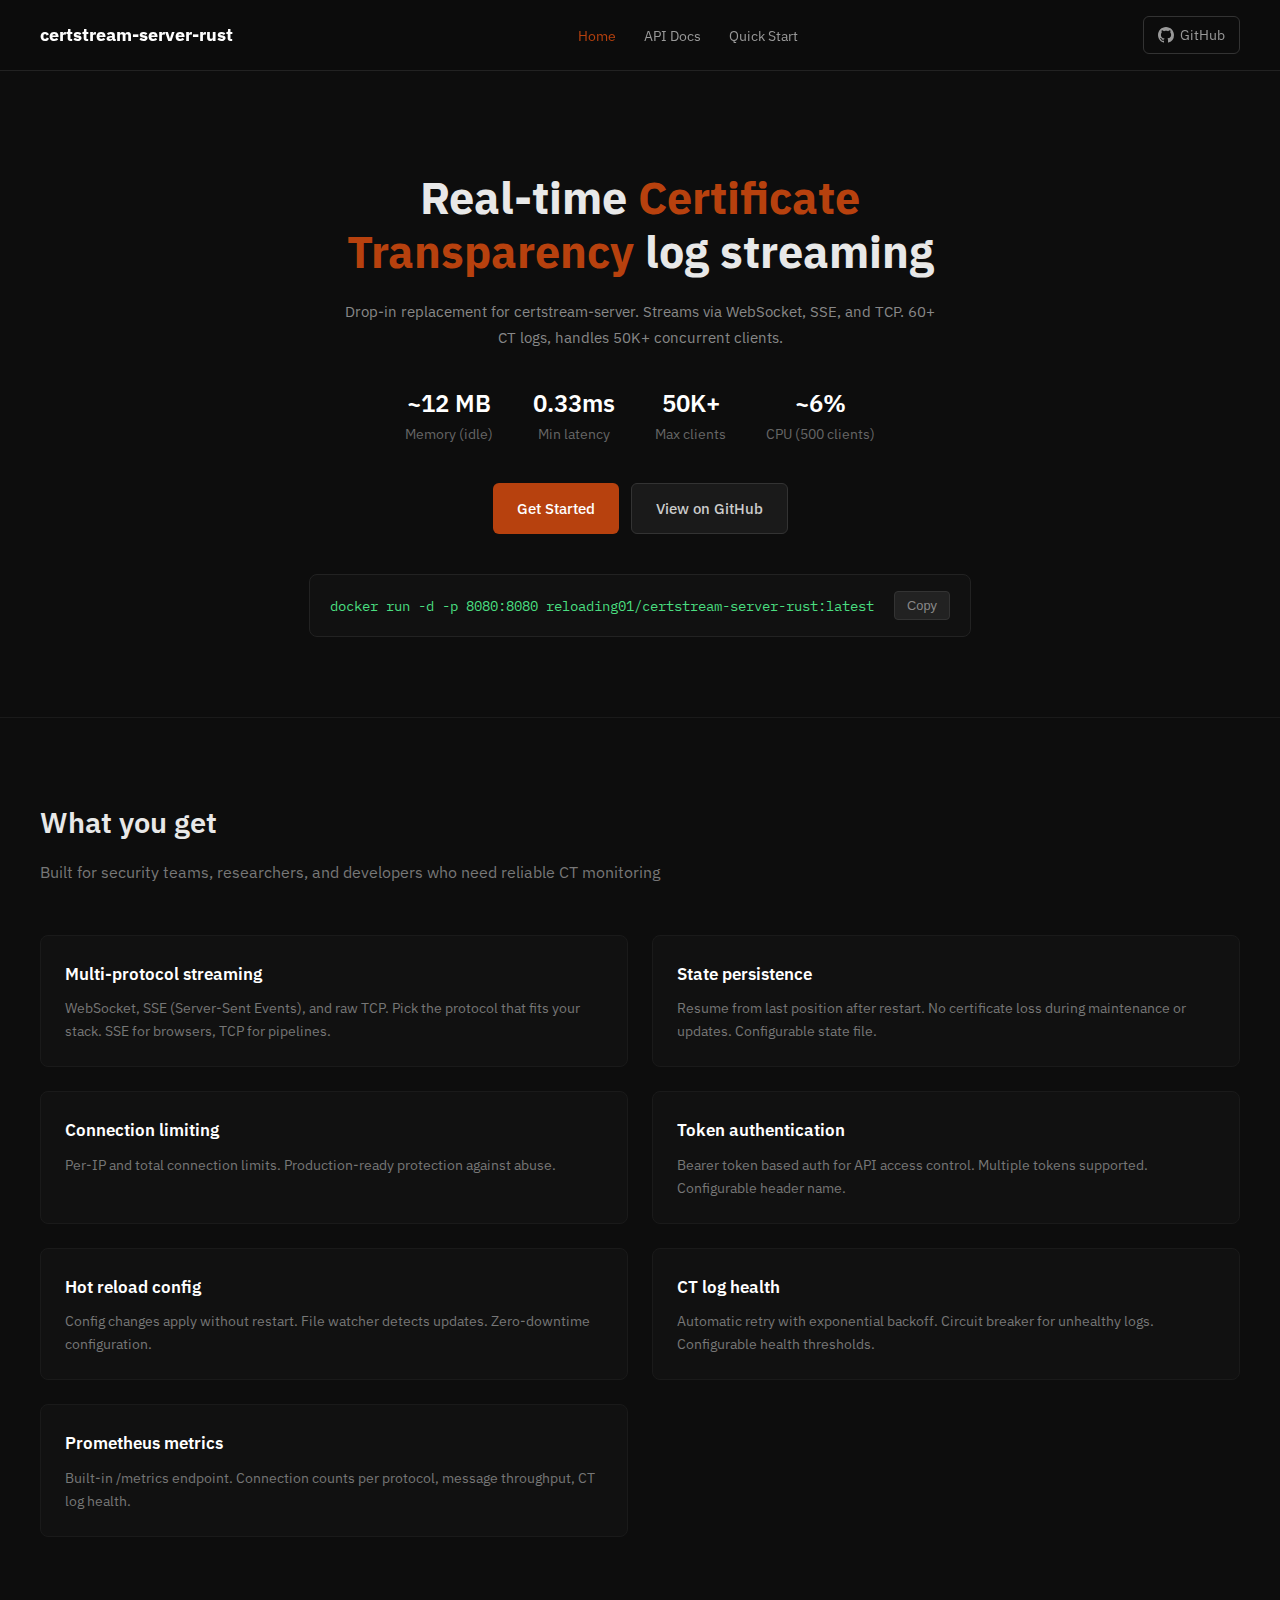
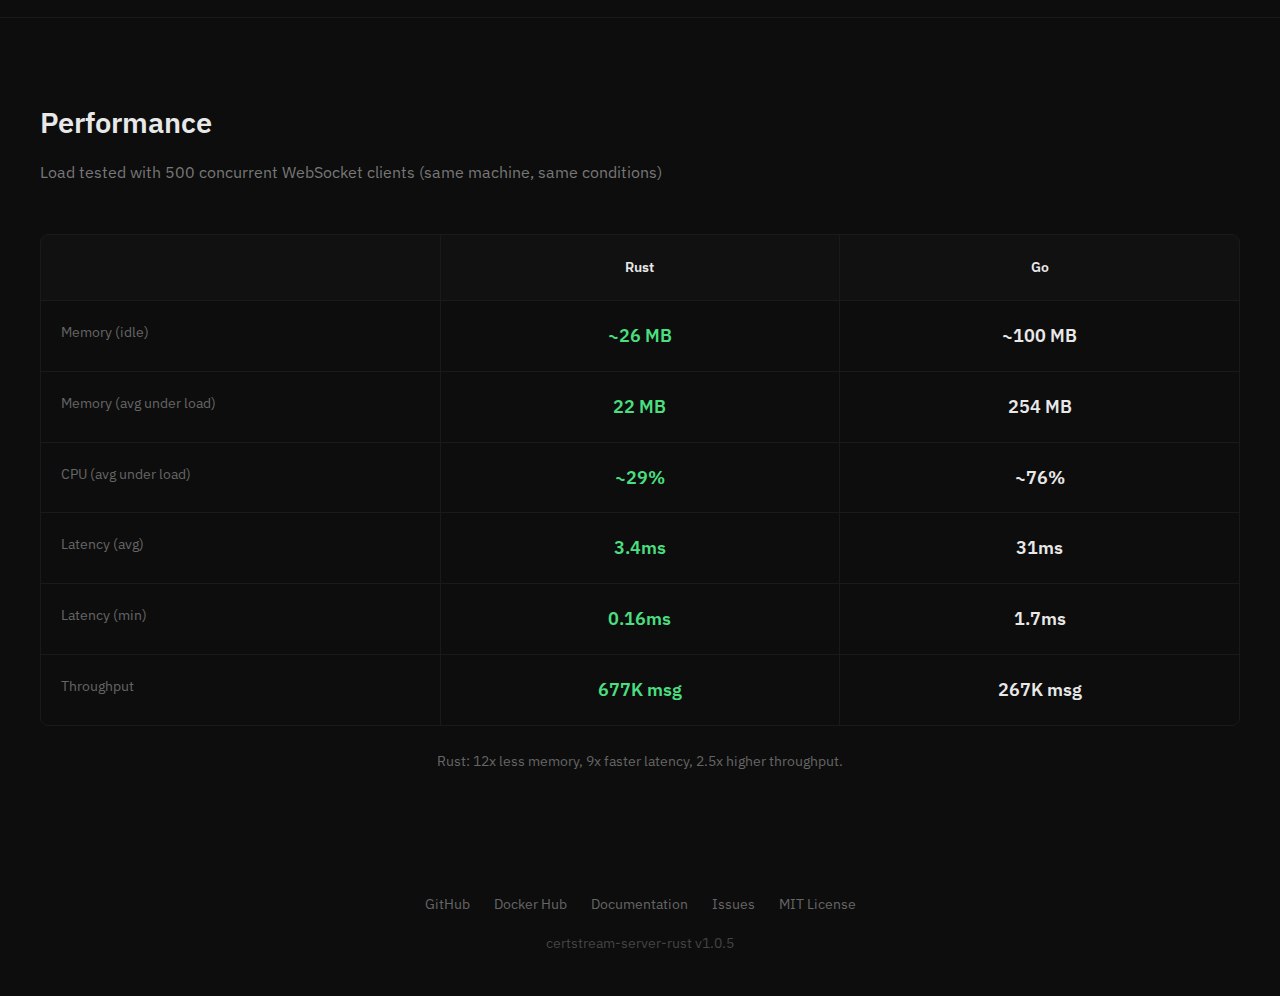
<file: docs/index.html>
<!DOCTYPE html>
<html lang="en">
<head>
    <meta charset="UTF-8">
    <meta name="viewport" content="width=device-width, initial-scale=1.0">
    <title>certstream-server-rust - Real-Time Certificate Transparency Log Streaming</title>
    <meta name="description" content="High-performance Certificate Transparency log streaming server written in Rust. Stream SSL/TLS certificates in real-time via WebSocket, SSE, and TCP. 12MB memory, 50K+ concurrent clients.">
    <meta name="keywords" content="certstream, certificate transparency, CT logs, SSL monitoring, TLS certificates, rust, websocket, sse, tcp, real-time, security, phishing detection, brand protection">
    <meta name="author" content="burakozcn01">
    <meta name="robots" content="index, follow">
    <link rel="canonical" href="https://certstream.dev/">
    <meta property="og:type" content="website">
    <meta property="og:url" content="https://certstream.dev/">
    <meta property="og:title" content="certstream-server-rust - Real-Time CT Log Streaming">
    <meta property="og:description" content="High-performance CT log streaming server in Rust. WebSocket, SSE, TCP support. 12MB memory, 50K+ concurrent clients.">
    <meta property="og:site_name" content="certstream-server-rust">
    <meta name="twitter:card" content="summary_large_image">
    <meta name="twitter:title" content="certstream-server-rust - Real-Time CT Log Streaming">
    <meta name="twitter:description" content="CT log streaming in Rust. WebSocket, SSE, TCP. 12MB memory, 50K+ clients.">
    <meta name="theme-color" content="#b7410e">
    <link rel="icon" type="image/svg+xml" href="favicon.svg">
    <link rel="preconnect" href="https://fonts.googleapis.com">
    <link rel="preconnect" href="https://fonts.gstatic.com" crossorigin>
    <link href="https://fonts.googleapis.com/css2?family=IBM+Plex+Mono:wght@400;500;600&family=IBM+Plex+Sans:wght@400;500;600;700&display=swap" rel="stylesheet">
    <link rel="stylesheet" href="styles.css">
    <script type="application/ld+json">
    {
        "@context": "https://schema.org",
        "@type": "SoftwareApplication",
        "name": "certstream-server-rust",
        "description": "High-performance Certificate Transparency log streaming server written in Rust",
        "url": "https://certstream.dev/",
        "applicationCategory": "SecurityApplication",
        "operatingSystem": "Linux, macOS, Windows",
        "offers": {
            "@type": "Offer",
            "price": "0",
            "priceCurrency": "USD"
        },
        "aggregateRating": {
            "@type": "AggregateRating",
            "ratingValue": "5",
            "ratingCount": "12",
            "bestRating": "5",
            "worstRating": "1"
        },
        "author": {
            "@type": "Person",
            "name": "burakozcn01",
            "url": "https://github.com/burakozcn01"
        },
        "codeRepository": "https://github.com/burakozcn01/certstream-server-rust",
        "programmingLanguage": "Rust",
        "license": "https://opensource.org/licenses/MIT"
    }
    </script>
</head>
<body>
    <header>
        <div class="wrap">
            <a href="/" class="logo">certstream-server-rust</a>
            <nav>
                <ul class="nav-links">
                    <li><a href="/" class="active">Home</a></li>
                    <li><a href="docs.html">API Docs</a></li>
                    <li><a href="quickstart.html">Quick Start</a></li>
                </ul>
            </nav>
            <button class="mobile-menu-btn" onclick="document.getElementById('mobile-nav').classList.add('active')"><span></span><span></span><span></span></button>
            <a href="https://github.com/burakozcn01/certstream-server-rust" class="gh-link" target="_blank" rel="noopener">
                <svg width="16" height="16" viewBox="0 0 24 24" fill="currentColor"><path d="M12 0C5.37 0 0 5.37 0 12c0 5.31 3.435 9.795 8.205 11.385.6.105.825-.255.825-.57 0-.285-.015-1.23-.015-2.235-3.015.555-3.795-.735-4.035-1.41-.135-.345-.72-1.41-1.23-1.695-.42-.225-1.02-.78-.015-.795.945-.015 1.62.87 1.845 1.23 1.08 1.815 2.805 1.305 3.495.99.105-.78.42-1.305.765-1.605-2.67-.3-5.46-1.335-5.46-5.925 0-1.305.465-2.385 1.23-3.225-.12-.3-.54-1.53.12-3.18 0 0 1.005-.315 3.3 1.23.96-.27 1.98-.405 3-.405s2.04.135 3 .405c2.295-1.56 3.3-1.23 3.3-1.23.66 1.65.24 2.88.12 3.18.765.84 1.23 1.905 1.23 3.225 0 4.605-2.805 5.625-5.475 5.925.435.375.81 1.095.81 2.22 0 1.605-.015 2.895-.015 3.3 0 .315.225.69.825.57A12.02 12.02 0 0024 12c0-6.63-5.37-12-12-12z"/></svg>
                GitHub
            </a>
        </div>
    </header>
    <div class="mobile-nav" id="mobile-nav">
        <div class="mobile-nav-header">
            <a href="/" class="logo">certstream-server-rust</a>
            <button class="mobile-nav-close" onclick="document.getElementById('mobile-nav').classList.remove('active')">&times;</button>
        </div>
        <ul class="mobile-nav-links">
            <li><a href="/" class="active">Home</a></li>
            <li><a href="docs.html">API Docs</a></li>
            <li><a href="quickstart.html">Quick Start</a></li>
            <li><a href="https://github.com/burakozcn01/certstream-server-rust" target="_blank" rel="noopener">GitHub</a></li>
        </ul>
    </div>

    <main>
        <section class="hero">
            <div class="wrap">
                <h1>Real-time <span class="hl">Certificate Transparency</span> log streaming</h1>
                <p class="hero-desc">
                    Drop-in replacement for certstream-server. Streams via WebSocket, SSE, and TCP.
                    60+ CT logs, handles 50K+ concurrent clients.
                </p>
                <div class="hero-stats">
                    <div class="hero-stat">
                        <strong>~12 MB</strong>
                        <span>Memory (idle)</span>
                    </div>
                    <div class="hero-stat">
                        <strong>0.33ms</strong>
                        <span>Min latency</span>
                    </div>
                    <div class="hero-stat">
                        <strong>50K+</strong>
                        <span>Max clients</span>
                    </div>
                    <div class="hero-stat">
                        <strong>~6%</strong>
                        <span>CPU (500 clients)</span>
                    </div>
                </div>
                <div class="hero-actions">
                    <a href="https://github.com/burakozcn01/certstream-server-rust#quick-start" class="btn btn-primary" target="_blank" rel="noopener">Get Started</a>
                    <a href="https://github.com/burakozcn01/certstream-server-rust" class="btn btn-secondary" target="_blank" rel="noopener">View on GitHub</a>
                </div>
                <div class="install-box">
                    <code>docker run -d -p 8080:8080 reloading01/certstream-server-rust:latest</code>
                    <button onclick="navigator.clipboard.writeText('docker run -d -p 8080:8080 reloading01/certstream-server-rust:latest');this.textContent='Copied!'">Copy</button>
                </div>
            </div>
        </section>

        <section id="features">
            <div class="wrap">
                <div class="section-header">
                    <h2>What you get</h2>
                    <p>Built for security teams, researchers, and developers who need reliable CT monitoring</p>
                </div>
                <div class="features-list">
                    <div class="feature-item">
                        <h3>Multi-protocol streaming</h3>
                        <p>WebSocket, SSE (Server-Sent Events), and raw TCP. Pick the protocol that fits your stack. SSE for browsers, TCP for pipelines.</p>
                    </div>
                    <div class="feature-item">
                        <h3>State persistence</h3>
                        <p>Resume from last position after restart. No certificate loss during maintenance or updates. Configurable state file.</p>
                    </div>
                    <div class="feature-item">
                        <h3>Connection limiting</h3>
                        <p>Per-IP and total connection limits. Production-ready protection against abuse.</p>
                    </div>
                    <div class="feature-item">
                        <h3>Token authentication</h3>
                        <p>Bearer token based auth for API access control. Multiple tokens supported. Configurable header name.</p>
                    </div>
                    <div class="feature-item">
                        <h3>Hot reload config</h3>
                        <p>Config changes apply without restart. File watcher detects updates. Zero-downtime configuration.</p>
                    </div>
                    <div class="feature-item">
                        <h3>CT log health</h3>
                        <p>Automatic retry with exponential backoff. Circuit breaker for unhealthy logs. Configurable health thresholds.</p>
                    </div>
                    <div class="feature-item">
                        <h3>Prometheus metrics</h3>
                        <p>Built-in /metrics endpoint. Connection counts per protocol, message throughput, CT log health.</p>
                    </div>
                </div>
            </div>
        </section>

        <section id="performance">
            <div class="wrap">
                <div class="section-header">
                    <h2>Performance</h2>
                    <p>Load tested with 500 concurrent WebSocket clients (same machine, same conditions)</p>
                </div>
                <div class="comparison-grid">
                    <div class="comparison-cell header"></div>
                    <div class="comparison-cell header">Rust</div>
                    <div class="comparison-cell header">Go</div>
                    <div class="comparison-cell label">Memory (idle)</div>
                    <div class="comparison-cell"><span class="value best">~26 MB</span></div>
                    <div class="comparison-cell"><span class="value">~100 MB</span></div>
                    <div class="comparison-cell label">Memory (avg under load)</div>
                    <div class="comparison-cell"><span class="value best">22 MB</span></div>
                    <div class="comparison-cell"><span class="value">254 MB</span></div>
                    <div class="comparison-cell label">CPU (avg under load)</div>
                    <div class="comparison-cell"><span class="value best">~29%</span></div>
                    <div class="comparison-cell"><span class="value">~76%</span></div>
                    <div class="comparison-cell label">Latency (avg)</div>
                    <div class="comparison-cell"><span class="value best">3.4ms</span></div>
                    <div class="comparison-cell"><span class="value">31ms</span></div>
                    <div class="comparison-cell label">Latency (min)</div>
                    <div class="comparison-cell"><span class="value best">0.16ms</span></div>
                    <div class="comparison-cell"><span class="value">1.7ms</span></div>
                    <div class="comparison-cell label">Throughput</div>
                    <div class="comparison-cell"><span class="value best">677K msg</span></div>
                    <div class="comparison-cell"><span class="value">267K msg</span></div>
                </div>
                <p style="margin-top: 24px; color: #666; font-size: 0.85rem; text-align: center;">
                    Rust: 12x less memory, 9x faster latency, 2.5x higher throughput.
                </p>
            </div>
        </section>

    </main>

    <footer>
        <div class="wrap">
            <div class="links">
                <a href="https://github.com/burakozcn01/certstream-server-rust" target="_blank" rel="noopener">GitHub</a>
                <a href="https://hub.docker.com/r/reloading01/certstream-server-rust" target="_blank" rel="noopener">Docker Hub</a>
                <a href="docs.html">Documentation</a>
                <a href="https://github.com/burakozcn01/certstream-server-rust/issues" target="_blank" rel="noopener">Issues</a>
                <a href="https://github.com/burakozcn01/certstream-server-rust/blob/main/LICENSE" target="_blank" rel="noopener">MIT License</a>
            </div>
            <p>certstream-server-rust v1.0.5</p>
        </div>
    </footer>
</body>
</html>
</file>
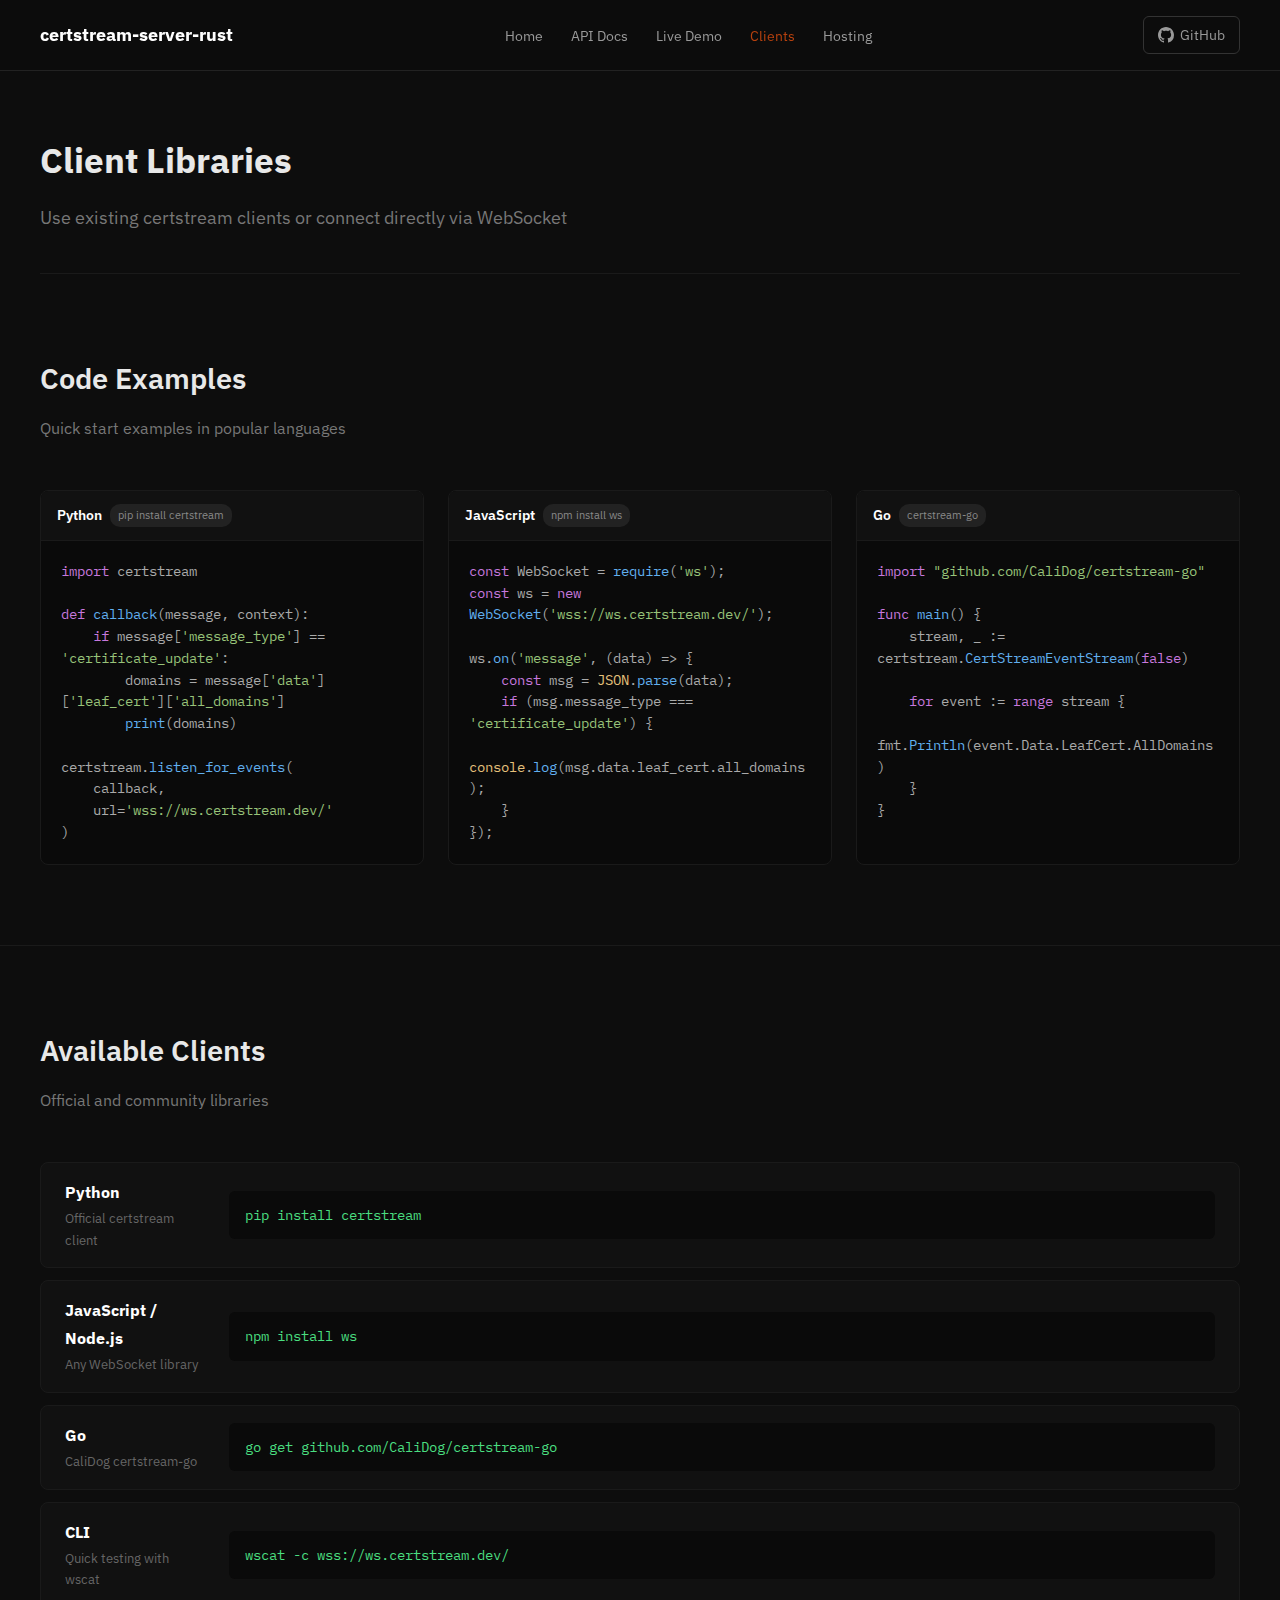
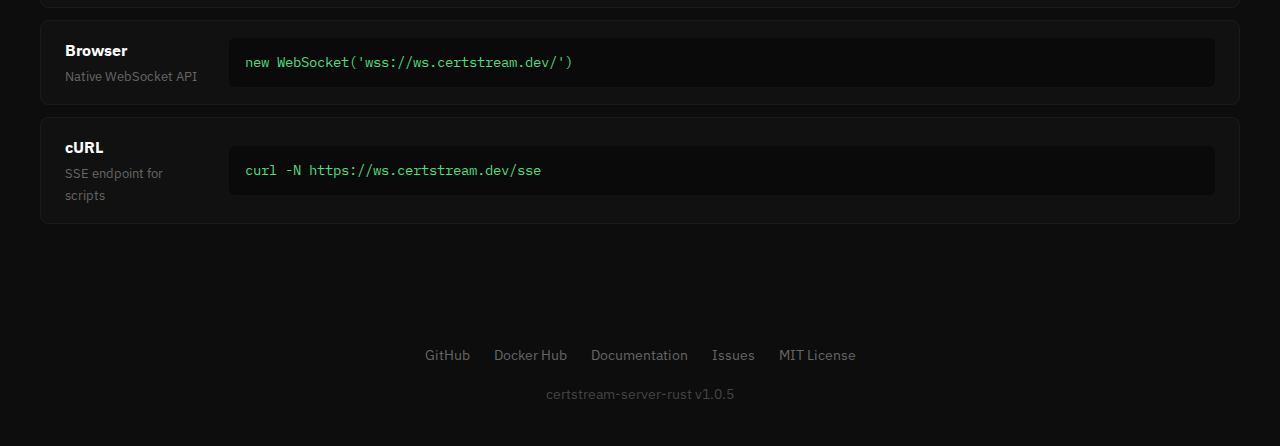
<file: docs/clients.html>
<!DOCTYPE html>
<html lang="en">
<head>
    <meta charset="UTF-8">
    <meta name="viewport" content="width=device-width, initial-scale=1.0">
    <title>Client Libraries - certstream-server-rust</title>
    <meta name="description" content="Client libraries and code examples for certstream-server-rust. Connect with Python, JavaScript, Go, and more.">
    <meta name="robots" content="index, follow">
    <link rel="canonical" href="https://certstream.dev/clients.html">
    <meta property="og:type" content="website">
    <meta property="og:url" content="https://certstream.dev/clients.html">
    <meta property="og:title" content="Client Libraries - certstream-server-rust">
    <meta property="og:description" content="Connect with Python, JavaScript, Go, and more.">
    <meta name="theme-color" content="#b7410e">
    <link rel="icon" type="image/svg+xml" href="favicon.svg">
    <link rel="preconnect" href="https://fonts.googleapis.com">
    <link rel="preconnect" href="https://fonts.gstatic.com" crossorigin>
    <link href="https://fonts.googleapis.com/css2?family=IBM+Plex+Mono:wght@400;500;600&family=IBM+Plex+Sans:wght@400;500;600;700&display=swap" rel="stylesheet">
    <link rel="stylesheet" href="styles.css">
</head>
<body>
    <header>
        <div class="wrap">
            <a href="/" class="logo">certstream-server-rust</a>
            <nav>
                <ul class="nav-links">
                    <li><a href="/">Home</a></li>
                    <li><a href="docs.html">API Docs</a></li>
                    <li><a href="demo.html">Live Demo</a></li>
                    <li><a href="clients.html" class="active">Clients</a></li>
                    <li><a href="hosting.html">Hosting</a></li>
                </ul>
            </nav>
            <button class="mobile-menu-btn" onclick="document.getElementById('mobile-nav').classList.add('active')"><span></span><span></span><span></span></button>
            <a href="https://github.com/burakozcn01/certstream-server-rust" class="gh-link" target="_blank" rel="noopener">
                <svg width="16" height="16" viewBox="0 0 24 24" fill="currentColor"><path d="M12 0C5.37 0 0 5.37 0 12c0 5.31 3.435 9.795 8.205 11.385.6.105.825-.255.825-.57 0-.285-.015-1.23-.015-2.235-3.015.555-3.795-.735-4.035-1.41-.135-.345-.72-1.41-1.23-1.695-.42-.225-1.02-.78-.015-.795.945-.015 1.62.87 1.845 1.23 1.08 1.815 2.805 1.305 3.495.99.105-.78.42-1.305.765-1.605-2.67-.3-5.46-1.335-5.46-5.925 0-1.305.465-2.385 1.23-3.225-.12-.3-.54-1.53.12-3.18 0 0 1.005-.315 3.3 1.23.96-.27 1.98-.405 3-.405s2.04.135 3 .405c2.295-1.56 3.3-1.23 3.3-1.23.66 1.65.24 2.88.12 3.18.765.84 1.23 1.905 1.23 3.225 0 4.605-2.805 5.625-5.475 5.925.435.375.81 1.095.81 2.22 0 1.605-.015 2.895-.015 3.3 0 .315.225.69.825.57A12.02 12.02 0 0024 12c0-6.63-5.37-12-12-12z"/></svg>
                GitHub
            </a>
        </div>
    </header>
    <div class="mobile-nav" id="mobile-nav">
        <div class="mobile-nav-header">
            <a href="/" class="logo">certstream-server-rust</a>
            <button class="mobile-nav-close" onclick="document.getElementById('mobile-nav').classList.remove('active')">&times;</button>
        </div>
        <ul class="mobile-nav-links">
            <li><a href="/">Home</a></li>
            <li><a href="docs.html">API Docs</a></li>
            <li><a href="demo.html">Live Demo</a></li>
            <li><a href="clients.html" class="active">Clients</a></li>
            <li><a href="hosting.html">Hosting</a></li>
            <li><a href="https://github.com/burakozcn01/certstream-server-rust" target="_blank" rel="noopener">GitHub</a></li>
        </ul>
    </div>

    <main>
        <div class="wrap">
            <div class="page-header">
                <h1>Client Libraries</h1>
                <p>Use existing certstream clients or connect directly via WebSocket</p>
            </div>
        </div>

        <section>
            <div class="wrap">
                <div class="section-header">
                    <h2>Code Examples</h2>
                    <p>Quick start examples in popular languages</p>
                </div>
                <div class="code-examples">
                    <div class="code-example">
                        <div class="code-example-header">
                            <span class="lang">Python</span>
                            <span class="tag">pip install certstream</span>
                        </div>
                        <pre><span class="kw">import</span> certstream

<span class="kw">def</span> <span class="fn">callback</span>(message, context):
    <span class="kw">if</span> message[<span class="str">'message_type'</span>] == <span class="str">'certificate_update'</span>:
        domains = message[<span class="str">'data'</span>][<span class="str">'leaf_cert'</span>][<span class="str">'all_domains'</span>]
        <span class="fn">print</span>(domains)

certstream.<span class="fn">listen_for_events</span>(
    callback,
    url=<span class="str">'wss://ws.certstream.dev/'</span>
)</pre>
                    </div>
                    <div class="code-example">
                        <div class="code-example-header">
                            <span class="lang">JavaScript</span>
                            <span class="tag">npm install ws</span>
                        </div>
                        <pre><span class="kw">const</span> WebSocket = <span class="fn">require</span>(<span class="str">'ws'</span>);
<span class="kw">const</span> ws = <span class="kw">new</span> <span class="fn">WebSocket</span>(<span class="str">'wss://ws.certstream.dev/'</span>);

ws.<span class="fn">on</span>(<span class="str">'message'</span>, (data) => {
    <span class="kw">const</span> msg = <span class="var">JSON</span>.<span class="fn">parse</span>(data);
    <span class="kw">if</span> (msg.message_type === <span class="str">'certificate_update'</span>) {
        <span class="var">console</span>.<span class="fn">log</span>(msg.data.leaf_cert.all_domains);
    }
});</pre>
                    </div>
                    <div class="code-example">
                        <div class="code-example-header">
                            <span class="lang">Go</span>
                            <span class="tag">certstream-go</span>
                        </div>
                        <pre><span class="kw">import</span> <span class="str">"github.com/CaliDog/certstream-go"</span>

<span class="kw">func</span> <span class="fn">main</span>() {
    stream, _ := certstream.<span class="fn">CertStreamEventStream</span>(<span class="kw">false</span>)

    <span class="kw">for</span> event := <span class="kw">range</span> stream {
        fmt.<span class="fn">Println</span>(event.Data.LeafCert.AllDomains)
    }
}</pre>
                    </div>
                </div>
            </div>
        </section>

        <section>
            <div class="wrap">
                <div class="section-header">
                    <h2>Available Clients</h2>
                    <p>Official and community libraries</p>
                </div>
                <div class="clients-grid">
                    <div class="client-card">
                        <div class="client-card-info">
                            <h4>Python</h4>
                            <p>Official certstream client</p>
                        </div>
                        <code>pip install certstream</code>
                    </div>
                    <div class="client-card">
                        <div class="client-card-info">
                            <h4>JavaScript / Node.js</h4>
                            <p>Any WebSocket library</p>
                        </div>
                        <code>npm install ws</code>
                    </div>
                    <div class="client-card">
                        <div class="client-card-info">
                            <h4>Go</h4>
                            <p>CaliDog certstream-go</p>
                        </div>
                        <code>go get github.com/CaliDog/certstream-go</code>
                    </div>
                    <div class="client-card">
                        <div class="client-card-info">
                            <h4>CLI</h4>
                            <p>Quick testing with wscat</p>
                        </div>
                        <code>wscat -c wss://ws.certstream.dev/</code>
                    </div>
                    <div class="client-card">
                        <div class="client-card-info">
                            <h4>Browser</h4>
                            <p>Native WebSocket API</p>
                        </div>
                        <code>new WebSocket('wss://ws.certstream.dev/')</code>
                    </div>
                    <div class="client-card">
                        <div class="client-card-info">
                            <h4>cURL</h4>
                            <p>SSE endpoint for scripts</p>
                        </div>
                        <code>curl -N https://ws.certstream.dev/sse</code>
                    </div>
                </div>
            </div>
        </section>

    </main>

    <footer>
        <div class="wrap">
            <div class="links">
                <a href="https://github.com/burakozcn01/certstream-server-rust" target="_blank" rel="noopener">GitHub</a>
                <a href="https://hub.docker.com/r/reloading01/certstream-server-rust" target="_blank" rel="noopener">Docker Hub</a>
                <a href="docs.html">Documentation</a>
                <a href="https://github.com/burakozcn01/certstream-server-rust/issues" target="_blank" rel="noopener">Issues</a>
                <a href="https://github.com/burakozcn01/certstream-server-rust/blob/main/LICENSE" target="_blank" rel="noopener">MIT License</a>
            </div>
            <p>certstream-server-rust v1.0.5</p>
        </div>
    </footer>
</body>
</html>
</file>
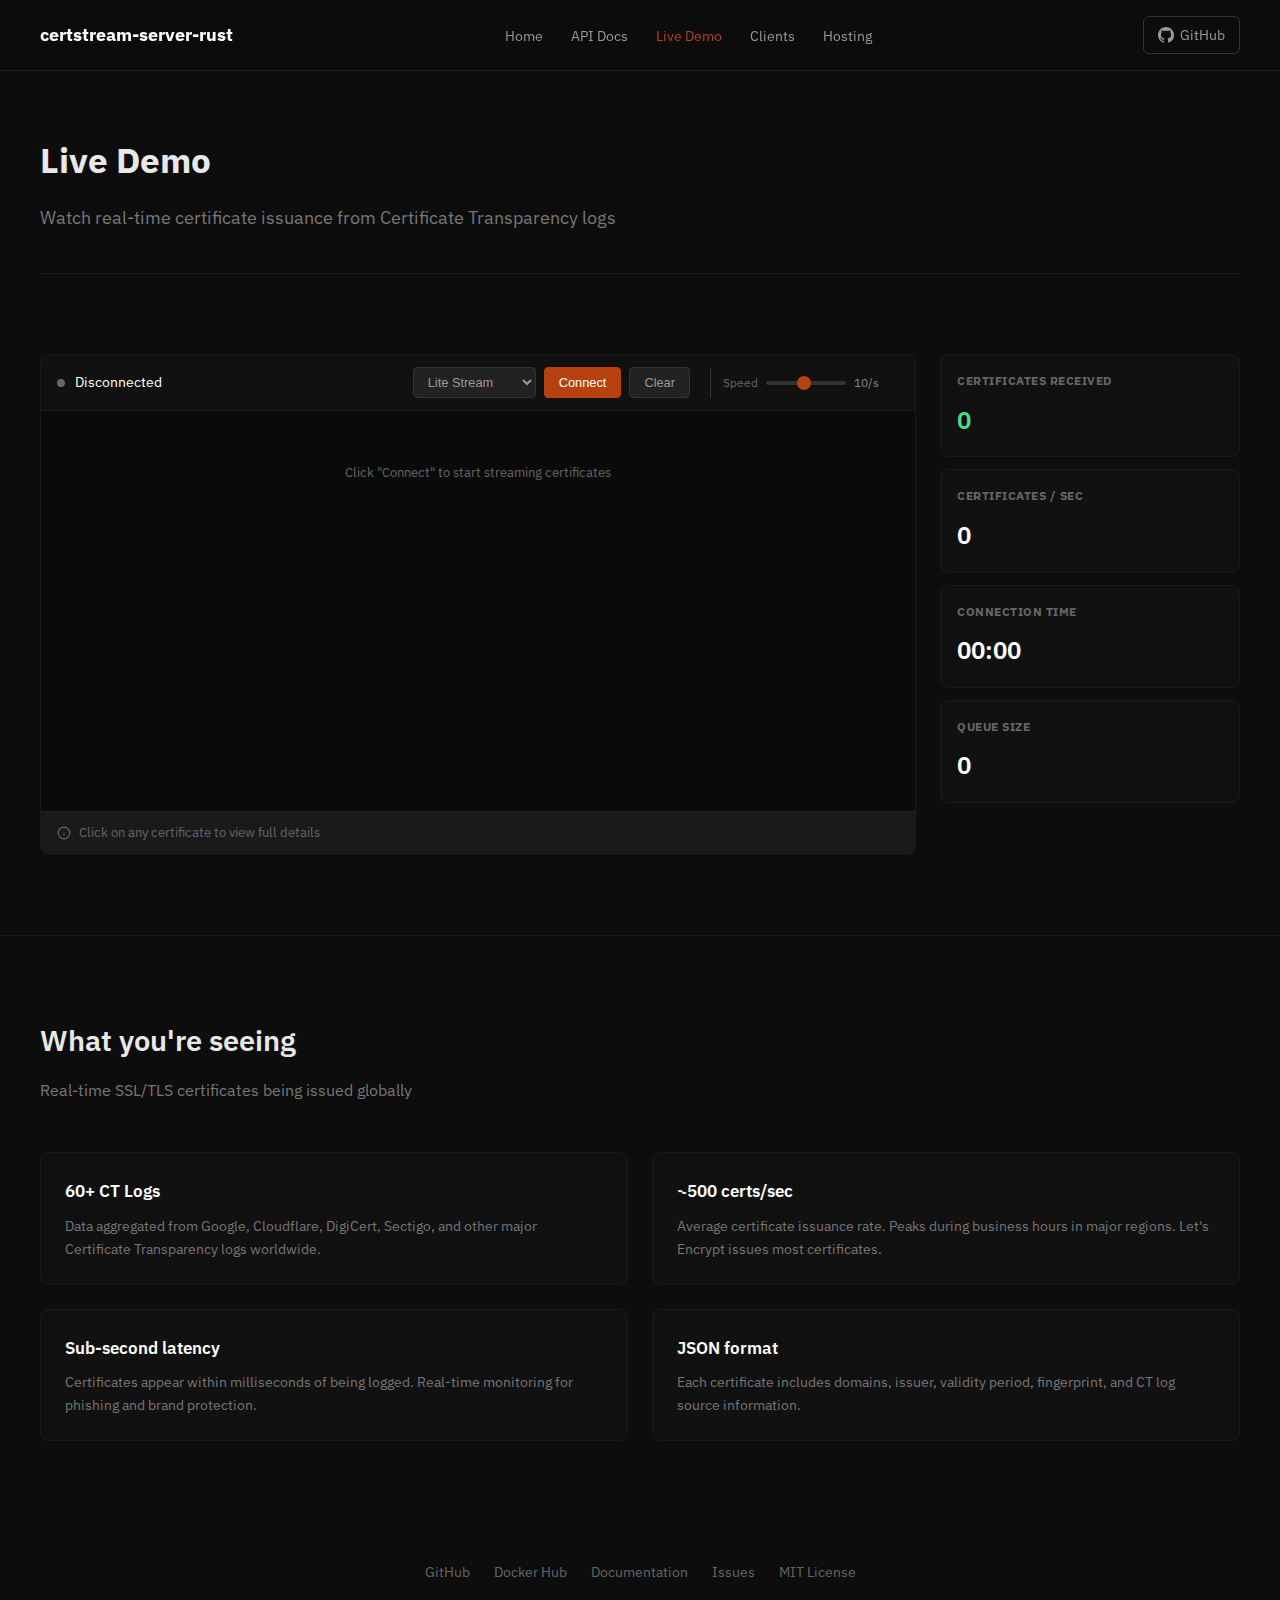
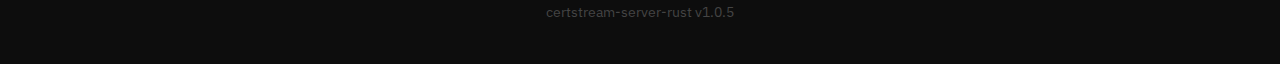
<file: docs/demo.html>
<!DOCTYPE html>
<html lang="en">
<head>
    <meta charset="UTF-8">
    <meta name="viewport" content="width=device-width, initial-scale=1.0">
    <title>Live Demo - certstream-server-rust</title>
    <meta name="description" content="Watch real-time SSL/TLS certificate issuance from Certificate Transparency logs. Live demo of certstream-server-rust.">
    <meta name="robots" content="index, follow">
    <link rel="canonical" href="https://certstream.dev/demo.html">
    <meta property="og:type" content="website">
    <meta property="og:url" content="https://certstream.dev/demo.html">
    <meta property="og:title" content="Live Demo - certstream-server-rust">
    <meta property="og:description" content="Watch real-time certificate issuance from CT logs.">
    <meta name="theme-color" content="#b7410e">
    <link rel="icon" type="image/svg+xml" href="favicon.svg">
    <link rel="preconnect" href="https://fonts.googleapis.com">
    <link rel="preconnect" href="https://fonts.gstatic.com" crossorigin>
    <link href="https://fonts.googleapis.com/css2?family=IBM+Plex+Mono:wght@400;500;600&family=IBM+Plex+Sans:wght@400;500;600;700&display=swap" rel="stylesheet">
    <link rel="stylesheet" href="styles.css">
    <style>
        .modal-overlay {
            display: none;
            position: fixed;
            top: 0;
            left: 0;
            right: 0;
            bottom: 0;
            background: rgba(0, 0, 0, 0.85);
            z-index: 1000;
            justify-content: center;
            align-items: center;
            padding: 20px;
        }
        .modal-overlay.active { display: flex; }
        .modal {
            background: #111;
            border: 1px solid #333;
            border-radius: 12px;
            max-width: 900px;
            width: 100%;
            max-height: 90vh;
            overflow: hidden;
            display: flex;
            flex-direction: column;
        }
        .modal-header {
            padding: 20px 24px;
            border-bottom: 1px solid #222;
            display: flex;
            justify-content: space-between;
            align-items: center;
        }
        .modal-header h3 {
            font-size: 1.1rem;
            color: #fff;
            display: flex;
            align-items: center;
            gap: 10px;
        }
        .modal-header h3 .badge {
            background: #b7410e;
            color: #fff;
            font-size: 0.7rem;
            padding: 3px 8px;
            border-radius: 4px;
            font-weight: 500;
        }
        .modal-close {
            background: none;
            border: none;
            color: #666;
            font-size: 1.5rem;
            cursor: pointer;
            padding: 0;
            line-height: 1;
        }
        .modal-close:hover { color: #fff; }
        .modal-body {
            padding: 24px;
            overflow-y: auto;
            flex: 1;
        }
        .cert-detail-section {
            margin-bottom: 24px;
        }
        .cert-detail-section:last-child { margin-bottom: 0; }
        .cert-detail-section h4 {
            font-size: 0.8rem;
            color: #666;
            text-transform: uppercase;
            letter-spacing: 0.5px;
            margin-bottom: 12px;
            padding-bottom: 8px;
            border-bottom: 1px solid #222;
        }
        .cert-detail-grid {
            display: grid;
            grid-template-columns: 140px 1fr;
            gap: 8px 16px;
        }
        .cert-detail-label {
            color: #666;
            font-size: 0.85rem;
        }
        .cert-detail-value {
            color: #e8e8e8;
            font-size: 0.85rem;
            word-break: break-all;
        }
        .cert-detail-value.highlight { color: #4ade80; }
        .cert-detail-value.mono {
            font-family: 'IBM Plex Mono', monospace;
            font-size: 0.8rem;
        }
        .domains-list {
            display: flex;
            flex-wrap: wrap;
            gap: 6px;
        }
        .domain-tag {
            background: #1a1a1a;
            border: 1px solid #333;
            padding: 4px 10px;
            border-radius: 4px;
            font-size: 0.8rem;
            color: #4ade80;
            font-family: 'IBM Plex Mono', monospace;
        }
        .json-preview {
            background: #0a0a0a;
            border: 1px solid #222;
            border-radius: 6px;
            padding: 16px;
            font-family: 'IBM Plex Mono', monospace;
            font-size: 0.75rem;
            color: #888;
            overflow-x: auto;
            white-space: pre-wrap;
            max-height: 200px;
            overflow-y: auto;
        }
        .cert-entry { cursor: pointer; transition: border-color 0.2s; }
        .cert-entry:hover { border-left-color: #4ade80; }
        .speed-control {
            display: flex;
            align-items: center;
            gap: 8px;
            margin-left: 12px;
            padding-left: 12px;
            border-left: 1px solid #333;
        }
        .speed-control label {
            font-size: 0.75rem;
            color: #666;
        }
        .speed-control input[type="range"] {
            width: 80px;
            height: 4px;
            -webkit-appearance: none;
            background: #333;
            border-radius: 2px;
            outline: none;
        }
        .speed-control input[type="range"]::-webkit-slider-thumb {
            -webkit-appearance: none;
            width: 14px;
            height: 14px;
            background: #b7410e;
            border-radius: 50%;
            cursor: pointer;
        }
        .speed-value {
            font-size: 0.75rem;
            color: #888;
            min-width: 45px;
        }
        @media (max-width: 600px) {
            .cert-detail-grid { grid-template-columns: 1fr; }
            .cert-detail-label { margin-bottom: -4px; }
            .speed-control { display: none; }
        }
    </style>
</head>
<body>
    <header>
        <div class="wrap">
            <a href="/" class="logo">certstream-server-rust</a>
            <nav>
                <ul class="nav-links">
                    <li><a href="/">Home</a></li>
                    <li><a href="docs.html">API Docs</a></li>
                    <li><a href="demo.html" class="active">Live Demo</a></li>
                    <li><a href="clients.html">Clients</a></li>
                    <li><a href="hosting.html">Hosting</a></li>
                </ul>
            </nav>
            <button class="mobile-menu-btn" onclick="document.getElementById('mobile-nav').classList.add('active')"><span></span><span></span><span></span></button>
            <a href="https://github.com/burakozcn01/certstream-server-rust" class="gh-link" target="_blank" rel="noopener">
                <svg width="16" height="16" viewBox="0 0 24 24" fill="currentColor"><path d="M12 0C5.37 0 0 5.37 0 12c0 5.31 3.435 9.795 8.205 11.385.6.105.825-.255.825-.57 0-.285-.015-1.23-.015-2.235-3.015.555-3.795-.735-4.035-1.41-.135-.345-.72-1.41-1.23-1.695-.42-.225-1.02-.78-.015-.795.945-.015 1.62.87 1.845 1.23 1.08 1.815 2.805 1.305 3.495.99.105-.78.42-1.305.765-1.605-2.67-.3-5.46-1.335-5.46-5.925 0-1.305.465-2.385 1.23-3.225-.12-.3-.54-1.53.12-3.18 0 0 1.005-.315 3.3 1.23.96-.27 1.98-.405 3-.405s2.04.135 3 .405c2.295-1.56 3.3-1.23 3.3-1.23.66 1.65.24 2.88.12 3.18.765.84 1.23 1.905 1.23 3.225 0 4.605-2.805 5.625-5.475 5.925.435.375.81 1.095.81 2.22 0 1.605-.015 2.895-.015 3.3 0 .315.225.69.825.57A12.02 12.02 0 0024 12c0-6.63-5.37-12-12-12z"/></svg>
                GitHub
            </a>
        </div>
    </header>
    <div class="mobile-nav" id="mobile-nav">
        <div class="mobile-nav-header">
            <a href="/" class="logo">certstream-server-rust</a>
            <button class="mobile-nav-close" onclick="document.getElementById('mobile-nav').classList.remove('active')">&times;</button>
        </div>
        <ul class="mobile-nav-links">
            <li><a href="/">Home</a></li>
            <li><a href="docs.html">API Docs</a></li>
            <li><a href="demo.html" class="active">Live Demo</a></li>
            <li><a href="clients.html">Clients</a></li>
            <li><a href="hosting.html">Hosting</a></li>
            <li><a href="https://github.com/burakozcn01/certstream-server-rust" target="_blank" rel="noopener">GitHub</a></li>
        </ul>
    </div>

    <div class="modal-overlay" id="cert-modal">
        <div class="modal">
            <div class="modal-header">
                <h3>Certificate Details <span class="badge">X509</span></h3>
                <button class="modal-close" id="modal-close">&times;</button>
            </div>
            <div class="modal-body" id="modal-body"></div>
        </div>
    </div>

    <main>
        <div class="wrap">
            <div class="page-header">
                <h1>Live Demo</h1>
                <p>Watch real-time certificate issuance from Certificate Transparency logs</p>
            </div>
        </div>

        <section>
            <div class="wrap">
                <div class="live-demo-container">
                    <div class="live-demo-box">
                        <div class="live-demo-header">
                            <div class="title">
                                <span class="status-dot" id="ws-status"></span>
                                <span id="ws-status-text">Disconnected</span>
                            </div>
                            <div class="live-demo-controls">
                                <select id="stream-type">
                                    <option value="/">Lite Stream</option>
                                    <option value="/full-stream">Full Stream</option>
                                    <option value="/domains-only">Domains Only</option>
                                </select>
                                <button id="connect-btn" class="active">Connect</button>
                                <button id="clear-btn">Clear</button>
                                <div class="speed-control">
                                    <label>Speed</label>
                                    <input type="range" id="speed-slider" min="1" max="20" value="10">
                                    <span class="speed-value" id="speed-value">10/s</span>
                                </div>
                            </div>
                        </div>
                        <div class="live-demo-stream" id="cert-stream">
                            <div style="color: #666; text-align: center; padding: 40px;">
                                Click "Connect" to start streaming certificates
                            </div>
                        </div>
                        <div style="background: #1a1a1a; border-top: 1px solid #222; padding: 10px 16px; display: flex; align-items: center; gap: 8px; font-size: 0.8rem; color: #666;">
                            <svg width="14" height="14" viewBox="0 0 24 24" fill="none" stroke="currentColor" stroke-width="2"><circle cx="12" cy="12" r="10"/><path d="M12 16v-4M12 8h.01"/></svg>
                            <span>Click on any certificate to view full details</span>
                        </div>
                    </div>
                    <div class="live-stats">
                        <div class="live-stat-card">
                            <h4>Certificates Received</h4>
                            <div class="value highlight" id="stat-count">0</div>
                        </div>
                        <div class="live-stat-card">
                            <h4>Certificates / sec</h4>
                            <div class="value" id="stat-rate">0</div>
                        </div>
                        <div class="live-stat-card">
                            <h4>Connection Time</h4>
                            <div class="value" id="stat-time">00:00</div>
                        </div>
                        <div class="live-stat-card">
                            <h4>Queue Size</h4>
                            <div class="value" id="stat-queue">0</div>
                        </div>
                    </div>
                </div>
            </div>
        </section>

        <section>
            <div class="wrap">
                <div class="section-header">
                    <h2>What you're seeing</h2>
                    <p>Real-time SSL/TLS certificates being issued globally</p>
                </div>
                <div class="features-list">
                    <div class="feature-item">
                        <h3>60+ CT Logs</h3>
                        <p>Data aggregated from Google, Cloudflare, DigiCert, Sectigo, and other major Certificate Transparency logs worldwide.</p>
                    </div>
                    <div class="feature-item">
                        <h3>~500 certs/sec</h3>
                        <p>Average certificate issuance rate. Peaks during business hours in major regions. Let's Encrypt issues most certificates.</p>
                    </div>
                    <div class="feature-item">
                        <h3>Sub-second latency</h3>
                        <p>Certificates appear within milliseconds of being logged. Real-time monitoring for phishing and brand protection.</p>
                    </div>
                    <div class="feature-item">
                        <h3>JSON format</h3>
                        <p>Each certificate includes domains, issuer, validity period, fingerprint, and CT log source information.</p>
                    </div>
                </div>
            </div>
        </section>
    </main>

    <footer>
        <div class="wrap">
            <div class="links">
                <a href="https://github.com/burakozcn01/certstream-server-rust" target="_blank" rel="noopener">GitHub</a>
                <a href="https://hub.docker.com/r/reloading01/certstream-server-rust" target="_blank" rel="noopener">Docker Hub</a>
                <a href="docs.html">Documentation</a>
                <a href="https://github.com/burakozcn01/certstream-server-rust/issues" target="_blank" rel="noopener">Issues</a>
                <a href="https://github.com/burakozcn01/certstream-server-rust/blob/main/LICENSE" target="_blank" rel="noopener">MIT License</a>
            </div>
            <p>certstream-server-rust v1.0.5</p>
        </div>
    </footer>

    <script>
    (function() {
        var WS_URL = 'wss://ws.certstream.dev';
        var MAX_ENTRIES = 100;
        var MAX_QUEUE = 1000;

        var ws = null;
        var certCount = 0;
        var startTime = null;
        var timerInterval = null;
        var rateInterval = null;
        var displayInterval = null;
        var lastCount = 0;
        var certQueue = [];
        var displayRate = 10;

        var statusDot = document.getElementById('ws-status');
        var statusText = document.getElementById('ws-status-text');
        var streamType = document.getElementById('stream-type');
        var connectBtn = document.getElementById('connect-btn');
        var clearBtn = document.getElementById('clear-btn');
        var certStream = document.getElementById('cert-stream');
        var statCount = document.getElementById('stat-count');
        var statRate = document.getElementById('stat-rate');
        var statTime = document.getElementById('stat-time');
        var statQueue = document.getElementById('stat-queue');
        var speedSlider = document.getElementById('speed-slider');
        var speedValue = document.getElementById('speed-value');
        var certModal = document.getElementById('cert-modal');
        var modalBody = document.getElementById('modal-body');
        var modalClose = document.getElementById('modal-close');

        speedSlider.addEventListener('input', function() {
            displayRate = parseInt(this.value);
            speedValue.textContent = displayRate + '/s';
            restartDisplayInterval();
        });

        function restartDisplayInterval() {
            if (displayInterval) clearInterval(displayInterval);
            if (ws && ws.readyState === WebSocket.OPEN) {
                var interval = Math.floor(1000 / displayRate);
                displayInterval = setInterval(displayNextCert, interval);
            }
        }

        function displayNextCert() {
            if (certQueue.length > 0) {
                var data = certQueue.shift();
                addCertEntry(data);
                statQueue.textContent = certQueue.length;
            }
        }

        function setStatus(status) {
            statusDot.className = 'status-dot ' + status;
            if (status === 'connected') {
                statusText.textContent = 'Connected';
                connectBtn.textContent = 'Disconnect';
                connectBtn.classList.add('active');
            } else if (status === 'connecting') {
                statusText.textContent = 'Connecting...';
                connectBtn.textContent = 'Connecting...';
            } else if (status === 'error') {
                statusText.textContent = 'Error';
                connectBtn.textContent = 'Reconnect';
                connectBtn.classList.remove('active');
            } else {
                statusText.textContent = 'Disconnected';
                connectBtn.textContent = 'Connect';
                connectBtn.classList.remove('active');
            }
        }

        function formatTime(seconds) {
            var mins = Math.floor(seconds / 60);
            var secs = seconds % 60;
            return String(mins).padStart(2, '0') + ':' + String(secs).padStart(2, '0');
        }

        function formatDate(timestamp) {
            if (!timestamp) return '-';
            var d = new Date(timestamp * 1000);
            return d.toLocaleDateString() + ' ' + d.toLocaleTimeString();
        }

        function startTimer() {
            startTime = Date.now();
            timerInterval = setInterval(function() {
                var elapsed = Math.floor((Date.now() - startTime) / 1000);
                statTime.textContent = formatTime(elapsed);
            }, 1000);

            rateInterval = setInterval(function() {
                var rate = certCount - lastCount;
                statRate.textContent = rate;
                lastCount = certCount;
            }, 1000);

            var interval = Math.floor(1000 / displayRate);
            displayInterval = setInterval(displayNextCert, interval);
        }

        function stopTimer() {
            if (timerInterval) clearInterval(timerInterval);
            if (rateInterval) clearInterval(rateInterval);
            if (displayInterval) clearInterval(displayInterval);
            timerInterval = null;
            rateInterval = null;
            displayInterval = null;
        }

        function escapeHtml(text) {
            if (text === null || text === undefined) return '';
            var div = document.createElement('div');
            div.textContent = String(text);
            return div.innerHTML;
        }

        function showCertModal(data) {
            var cert = data.data || {};
            var leaf = cert.leaf_cert || {};
            var subject = leaf.subject || {};
            var issuer = leaf.issuer || {};
            var source = cert.source || {};
            var domains = leaf.all_domains || cert.all_domains || [];

            var html = '';

            html += '<div class="cert-detail-section">';
            html += '<h4>Domains (' + domains.length + ')</h4>';
            html += '<div class="domains-list">';
            domains.forEach(function(d) {
                html += '<span class="domain-tag">' + escapeHtml(d) + '</span>';
            });
            html += '</div></div>';

            html += '<div class="cert-detail-section">';
            html += '<h4>Certificate Info</h4>';
            html += '<div class="cert-detail-grid">';
            html += '<span class="cert-detail-label">Serial Number</span>';
            html += '<span class="cert-detail-value mono">' + escapeHtml(leaf.serial_number || '-') + '</span>';
            html += '<span class="cert-detail-label">Fingerprint</span>';
            html += '<span class="cert-detail-value mono">' + escapeHtml(leaf.fingerprint || '-') + '</span>';
            html += '<span class="cert-detail-label">Not Before</span>';
            html += '<span class="cert-detail-value">' + formatDate(leaf.not_before) + '</span>';
            html += '<span class="cert-detail-label">Not After</span>';
            html += '<span class="cert-detail-value">' + formatDate(leaf.not_after) + '</span>';
            html += '</div></div>';

            html += '<div class="cert-detail-section">';
            html += '<h4>Subject</h4>';
            html += '<div class="cert-detail-grid">';
            if (subject.CN) { html += '<span class="cert-detail-label">Common Name</span><span class="cert-detail-value highlight">' + escapeHtml(subject.CN) + '</span>'; }
            if (subject.O) { html += '<span class="cert-detail-label">Organization</span><span class="cert-detail-value">' + escapeHtml(subject.O) + '</span>'; }
            if (subject.C) { html += '<span class="cert-detail-label">Country</span><span class="cert-detail-value">' + escapeHtml(subject.C) + '</span>'; }
            if (subject.ST) { html += '<span class="cert-detail-label">State</span><span class="cert-detail-value">' + escapeHtml(subject.ST) + '</span>'; }
            if (subject.L) { html += '<span class="cert-detail-label">Locality</span><span class="cert-detail-value">' + escapeHtml(subject.L) + '</span>'; }
            if (Object.keys(subject).length === 0) { html += '<span class="cert-detail-value" style="grid-column: 1/-1; color: #666;">No subject information</span>'; }
            html += '</div></div>';

            html += '<div class="cert-detail-section">';
            html += '<h4>Issuer</h4>';
            html += '<div class="cert-detail-grid">';
            if (issuer.CN) { html += '<span class="cert-detail-label">Common Name</span><span class="cert-detail-value">' + escapeHtml(issuer.CN) + '</span>'; }
            if (issuer.O) { html += '<span class="cert-detail-label">Organization</span><span class="cert-detail-value">' + escapeHtml(issuer.O) + '</span>'; }
            if (issuer.C) { html += '<span class="cert-detail-label">Country</span><span class="cert-detail-value">' + escapeHtml(issuer.C) + '</span>'; }
            html += '</div></div>';

            html += '<div class="cert-detail-section">';
            html += '<h4>CT Log Source</h4>';
            html += '<div class="cert-detail-grid">';
            html += '<span class="cert-detail-label">Log Name</span><span class="cert-detail-value">' + escapeHtml(source.name || '-') + '</span>';
            html += '<span class="cert-detail-label">Log URL</span><span class="cert-detail-value mono">' + escapeHtml(source.url || '-') + '</span>';
            html += '<span class="cert-detail-label">Cert Index</span><span class="cert-detail-value mono">' + escapeHtml(cert.cert_index || '-') + '</span>';
            html += '<span class="cert-detail-label">Seen At</span><span class="cert-detail-value">' + formatDate(cert.seen) + '</span>';
            html += '</div></div>';

            html += '<div class="cert-detail-section">';
            html += '<h4>Raw JSON</h4>';
            html += '<pre class="json-preview">' + escapeHtml(JSON.stringify(data, null, 2)) + '</pre>';
            html += '</div>';

            modalBody.innerHTML = html;
            certModal.classList.add('active');
        }

        modalClose.addEventListener('click', function() {
            certModal.classList.remove('active');
        });

        certModal.addEventListener('click', function(e) {
            if (e.target === certModal) {
                certModal.classList.remove('active');
            }
        });

        document.addEventListener('keydown', function(e) {
            if (e.key === 'Escape') {
                certModal.classList.remove('active');
            }
        });

        function addCertEntry(data) {
            var entry = document.createElement('div');
            entry.className = 'cert-entry';

            var domains = [];
            var source = '-';
            var issuer = '-';

            if (data.data) {
                if (data.data.leaf_cert && data.data.leaf_cert.all_domains) {
                    domains = data.data.leaf_cert.all_domains;
                } else if (data.data.all_domains) {
                    domains = data.data.all_domains;
                }
                if (data.data.source && data.data.source.name) {
                    source = data.data.source.name;
                }
                if (data.data.leaf_cert && data.data.leaf_cert.issuer) {
                    var iss = data.data.leaf_cert.issuer;
                    issuer = iss.CN || iss.O || '-';
                }
            }

            var domainsText = domains.slice(0, 3).map(escapeHtml).join(', ') || 'N/A';
            if (domains.length > 3) {
                domainsText += ' (+' + (domains.length - 3) + ' more)';
            }

            entry.innerHTML =
                '<div class="domains">' + domainsText + '</div>' +
                '<div class="meta">' +
                '<span>Issuer: ' + escapeHtml(issuer) + '</span>' +
                '<span>Source: ' + escapeHtml(source) + '</span>' +
                '</div>';

            entry.addEventListener('click', function() {
                showCertModal(data);
            });

            certStream.insertBefore(entry, certStream.firstChild);

            while (certStream.children.length > MAX_ENTRIES) {
                certStream.removeChild(certStream.lastChild);
            }

            certCount++;
            statCount.textContent = certCount.toLocaleString();
        }

        function connect() {
            if (ws) {
                ws.close();
                ws = null;
            }

            setStatus('connecting');
            var endpoint = WS_URL + streamType.value;
            certQueue = [];

            try {
                ws = new WebSocket(endpoint);

                ws.onopen = function() {
                    setStatus('connected');
                    certStream.innerHTML = '';
                    certCount = 0;
                    lastCount = 0;
                    statCount.textContent = '0';
                    statRate.textContent = '0';
                    statQueue.textContent = '0';
                    startTimer();
                };

                ws.onmessage = function(event) {
                    var processMessage = function(text) {
                        try {
                            var data = JSON.parse(text);
                            if (data.message_type === 'certificate_update') {
                                if (certQueue.length < MAX_QUEUE) {
                                    certQueue.push(data);
                                    statQueue.textContent = certQueue.length;
                                }
                            }
                        } catch (e) {
                            console.error('Parse error:', e);
                        }
                    };

                    if (event.data instanceof Blob) {
                        var reader = new FileReader();
                        reader.onload = function() {
                            processMessage(reader.result);
                        };
                        reader.readAsText(event.data);
                    } else {
                        processMessage(event.data);
                    }
                };

                ws.onerror = function() {
                    setStatus('error');
                    stopTimer();
                };

                ws.onclose = function() {
                    if (statusDot.classList.contains('connected')) {
                        setStatus('');
                    }
                    stopTimer();
                    ws = null;
                };
            } catch (e) {
                setStatus('error');
                console.error('WebSocket error:', e);
            }
        }

        function disconnect() {
            if (ws) {
                ws.close();
                ws = null;
            }
            setStatus('');
            stopTimer();
        }

        connectBtn.addEventListener('click', function() {
            if (ws && ws.readyState === WebSocket.OPEN) {
                disconnect();
            } else {
                connect();
            }
        });

        clearBtn.addEventListener('click', function() {
            certStream.innerHTML = '<div style="color: #666; text-align: center; padding: 40px;">Stream cleared</div>';
            certCount = 0;
            lastCount = 0;
            certQueue = [];
            statCount.textContent = '0';
            statRate.textContent = '0';
            statQueue.textContent = '0';
        });

        streamType.addEventListener('change', function() {
            if (ws && ws.readyState === WebSocket.OPEN) {
                disconnect();
                setTimeout(connect, 100);
            }
        });
    })();
    </script>
</body>
</html>
</file>
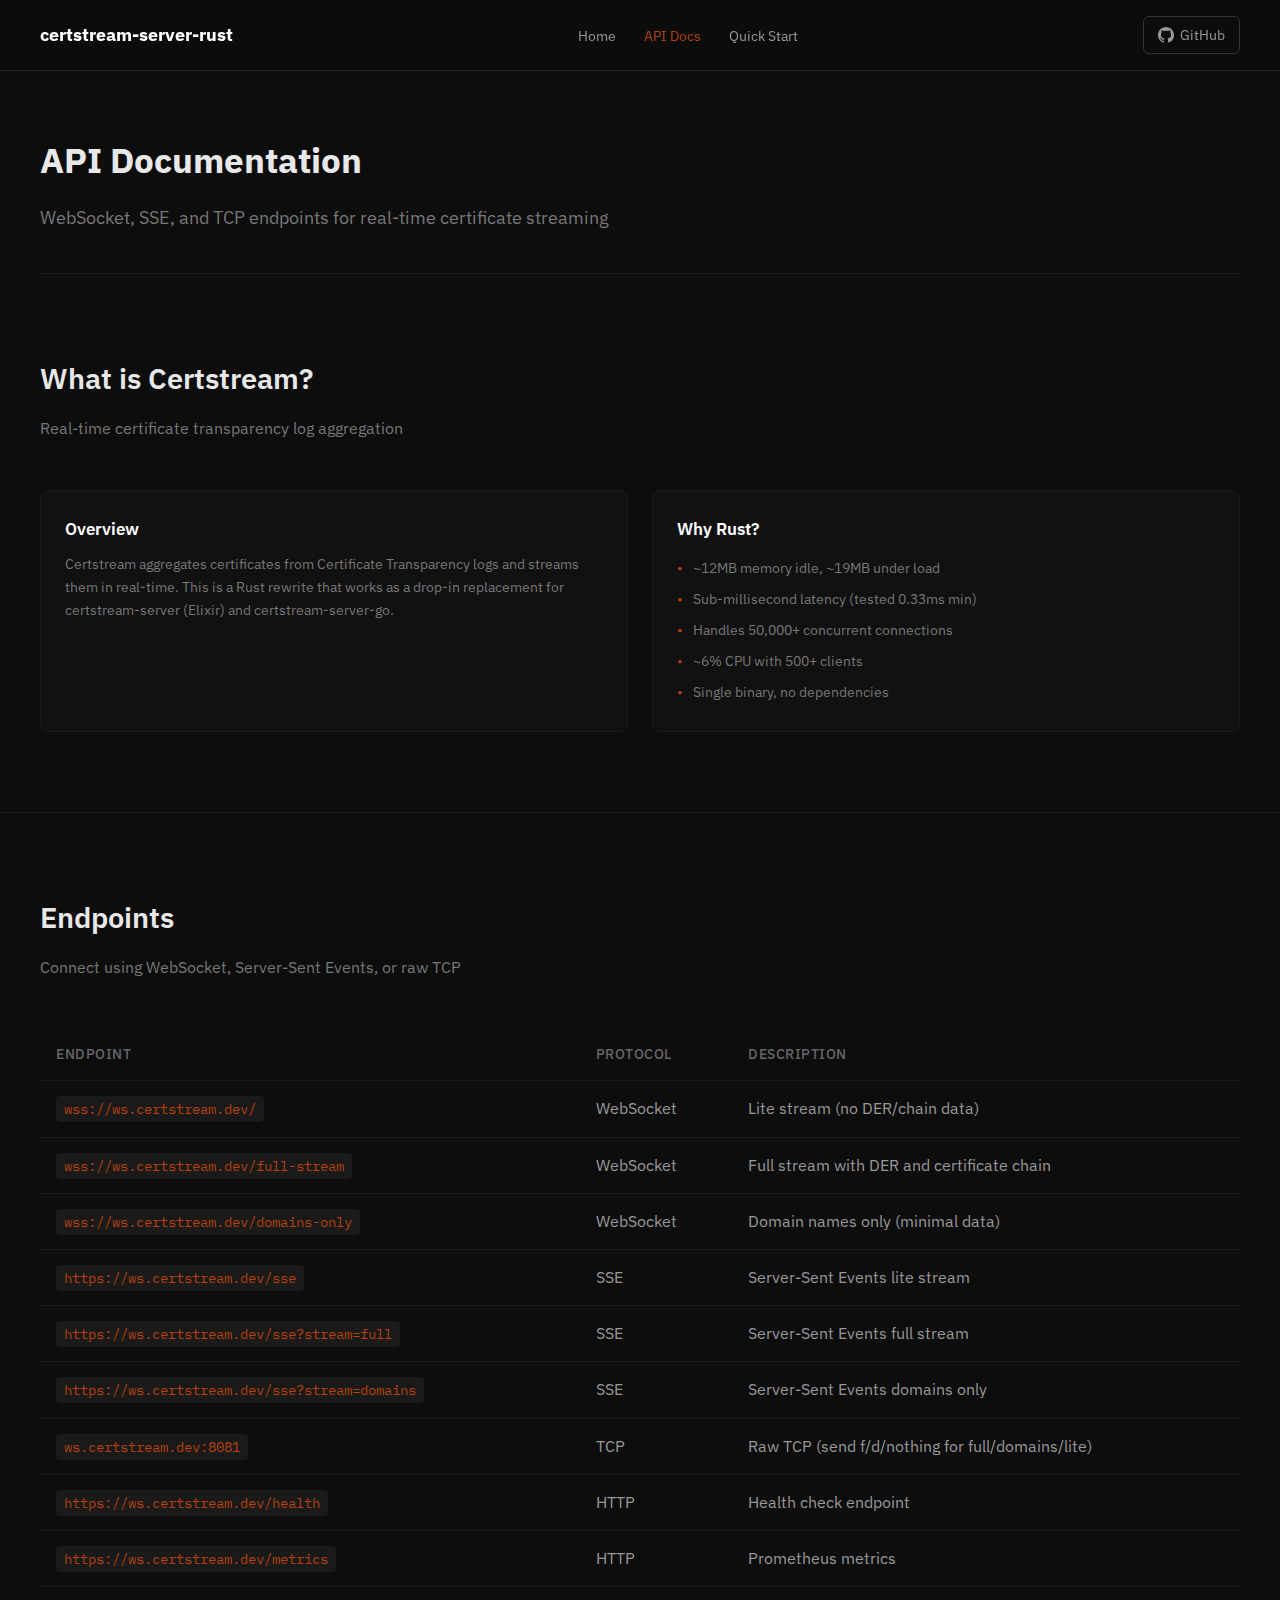
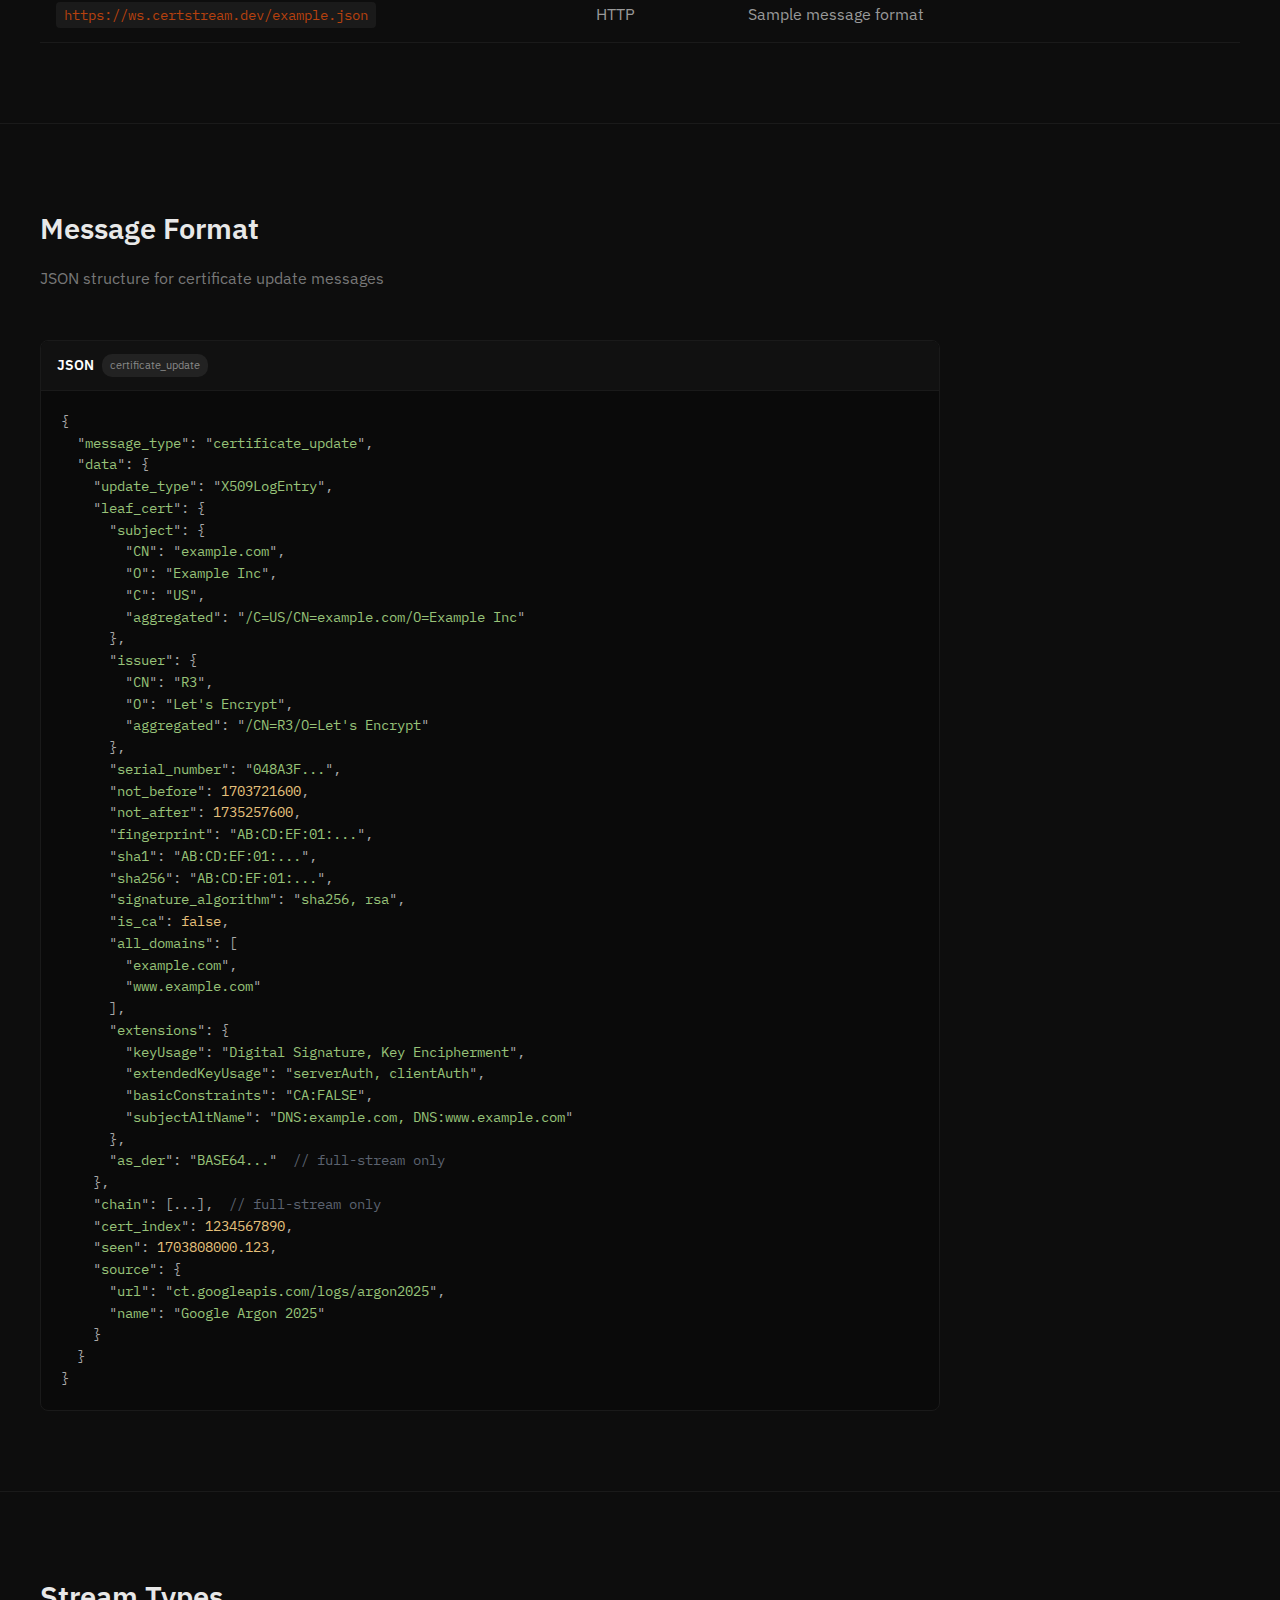
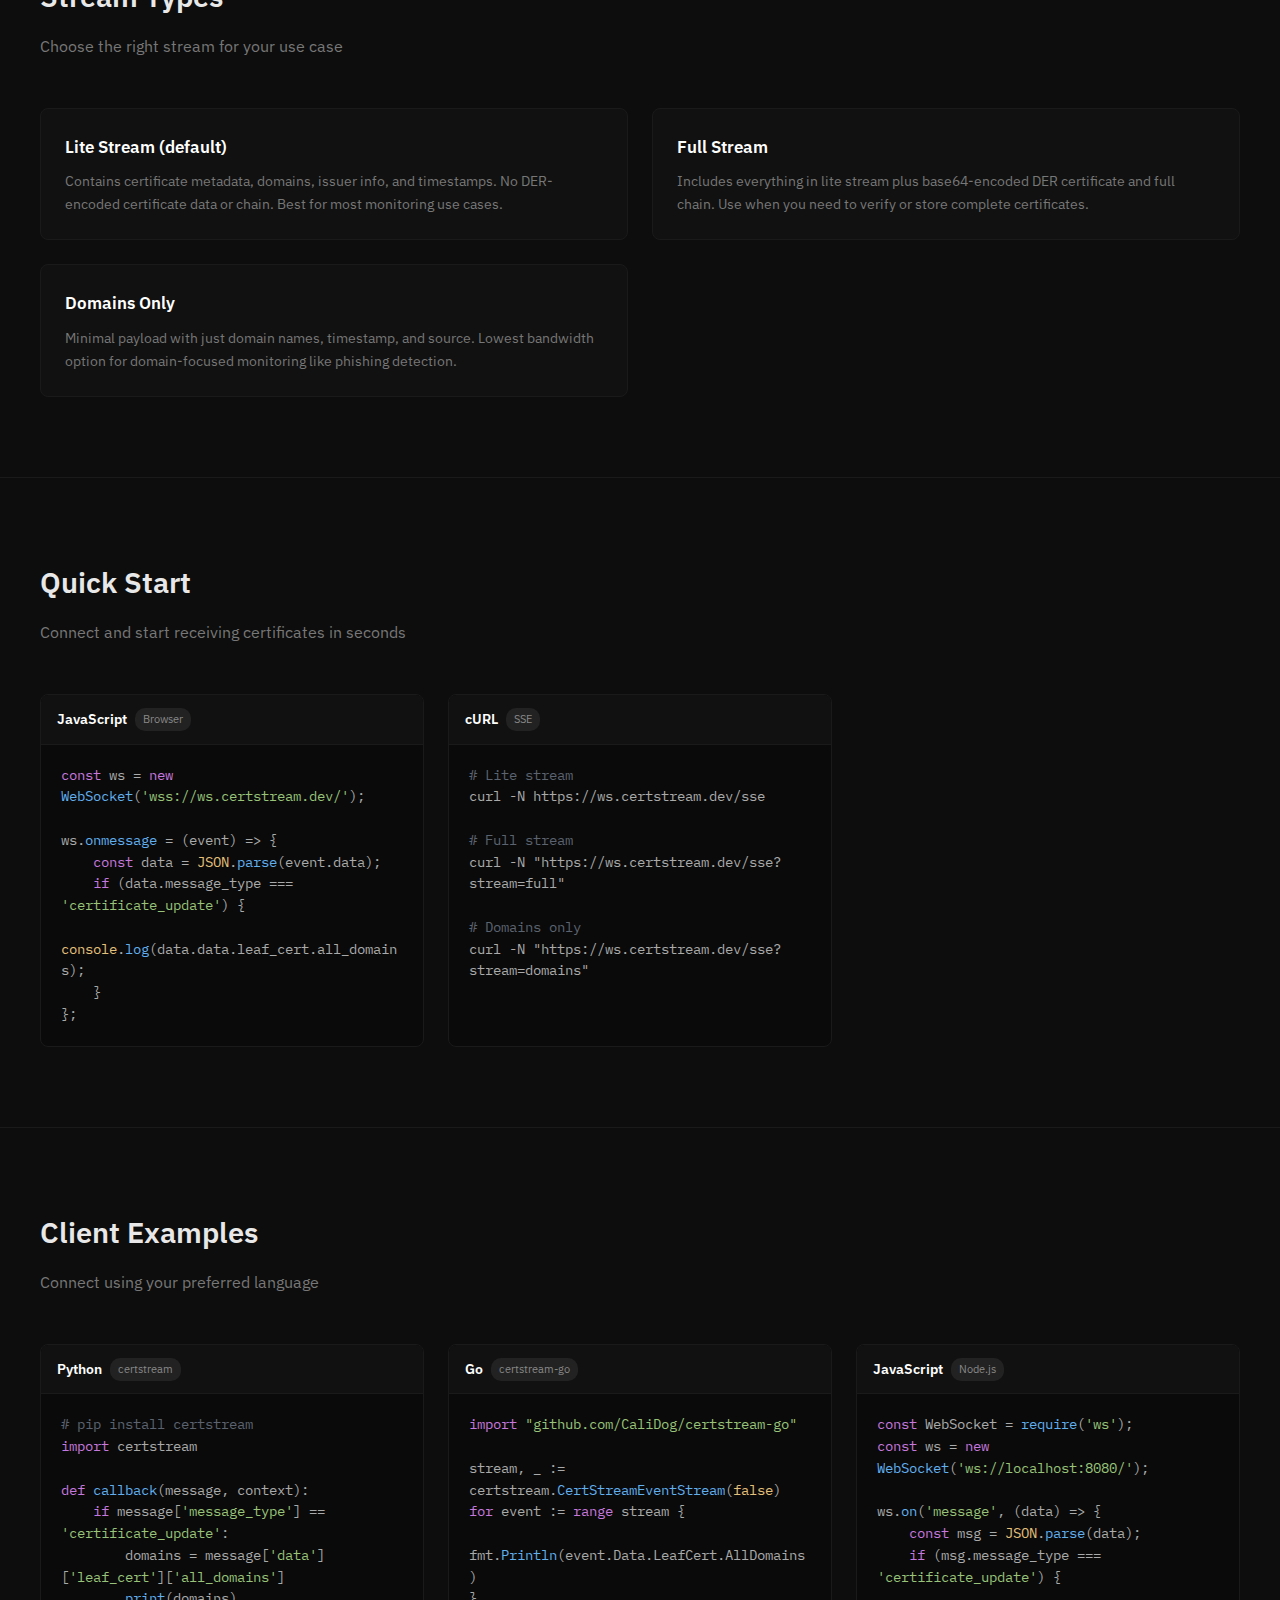
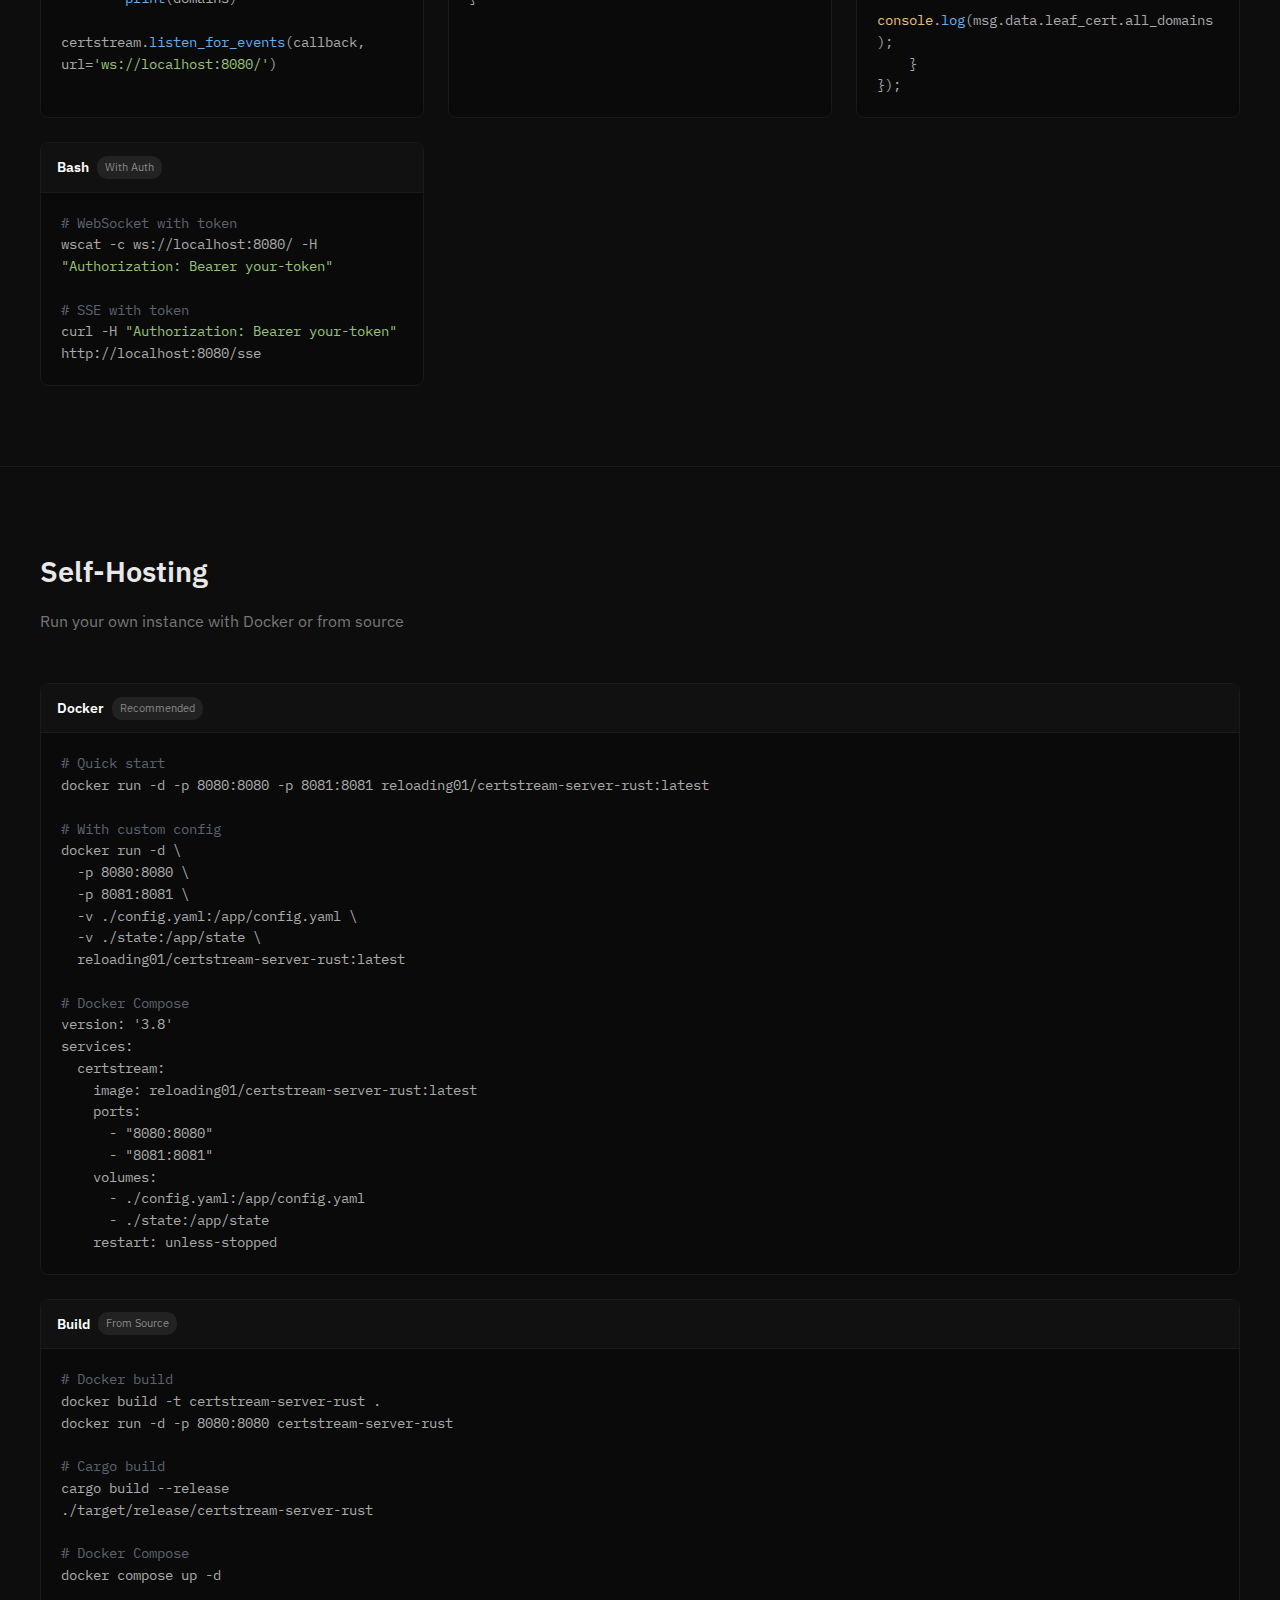
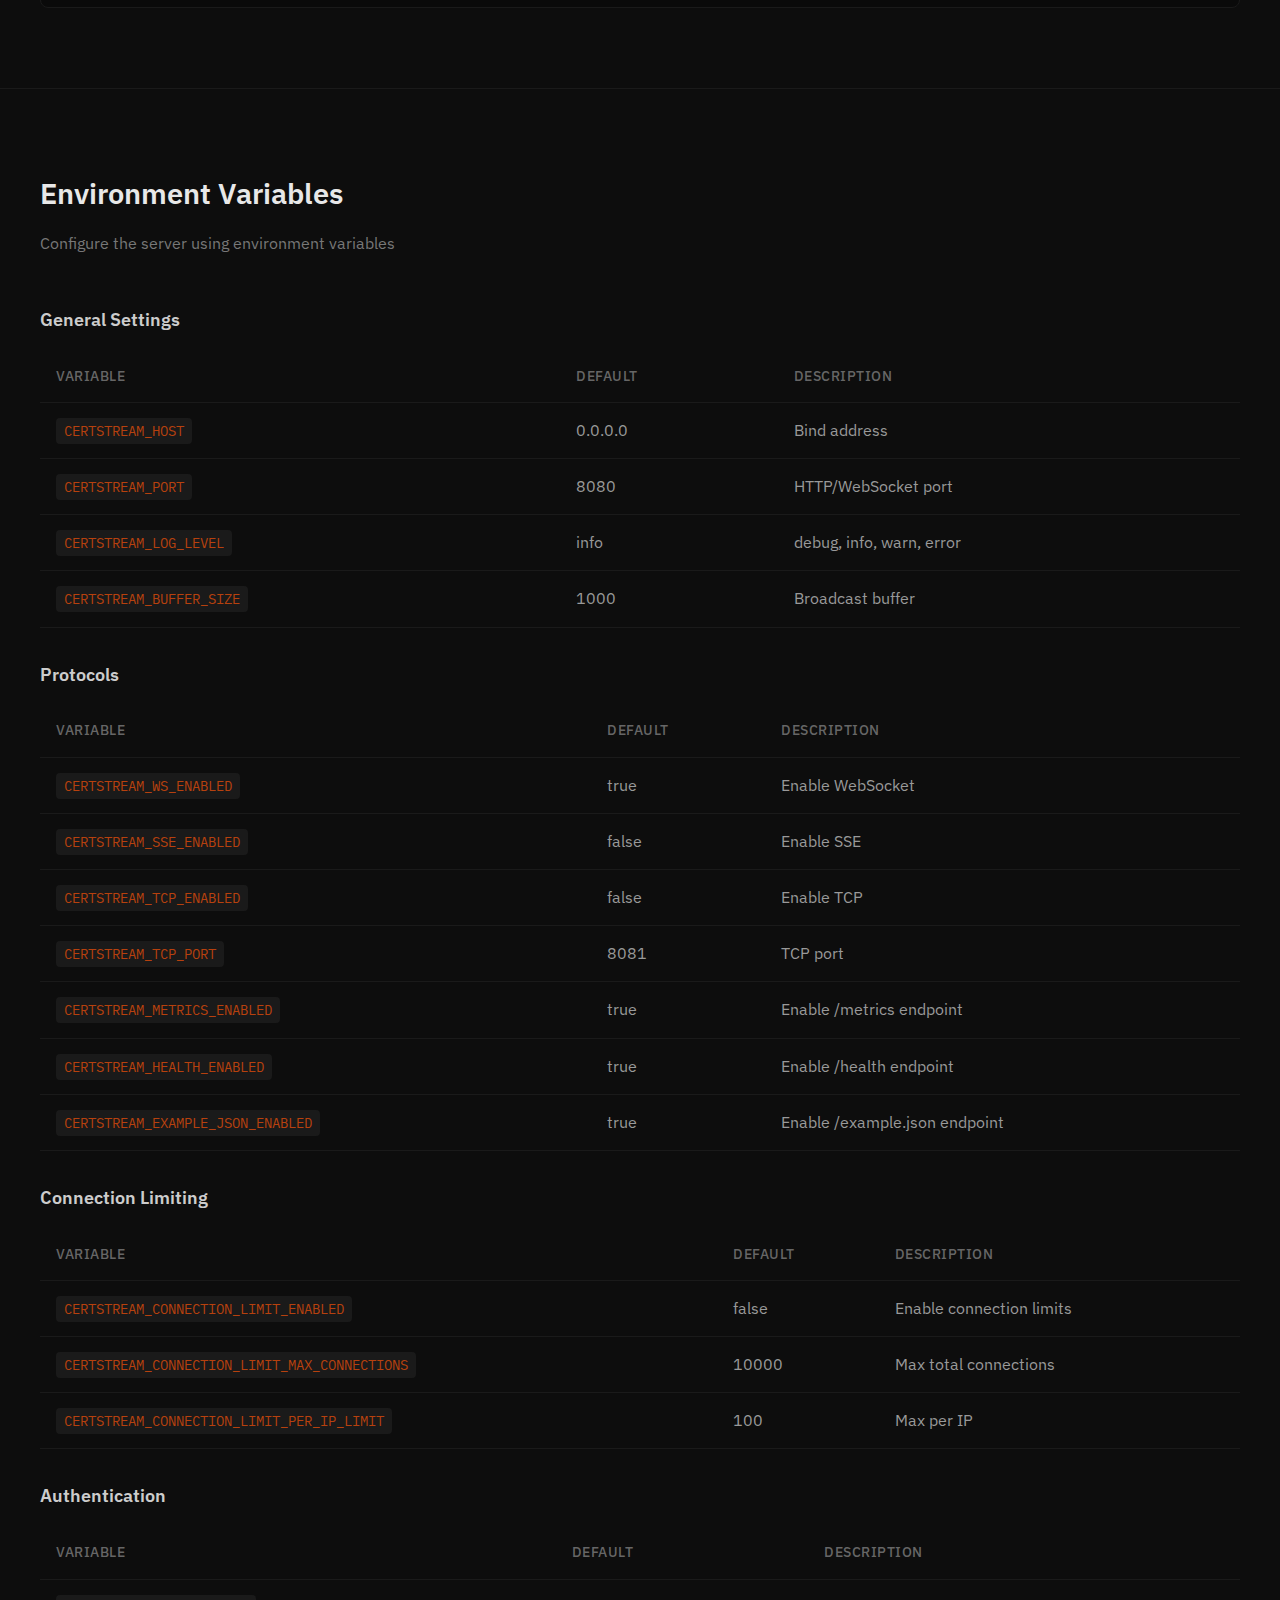
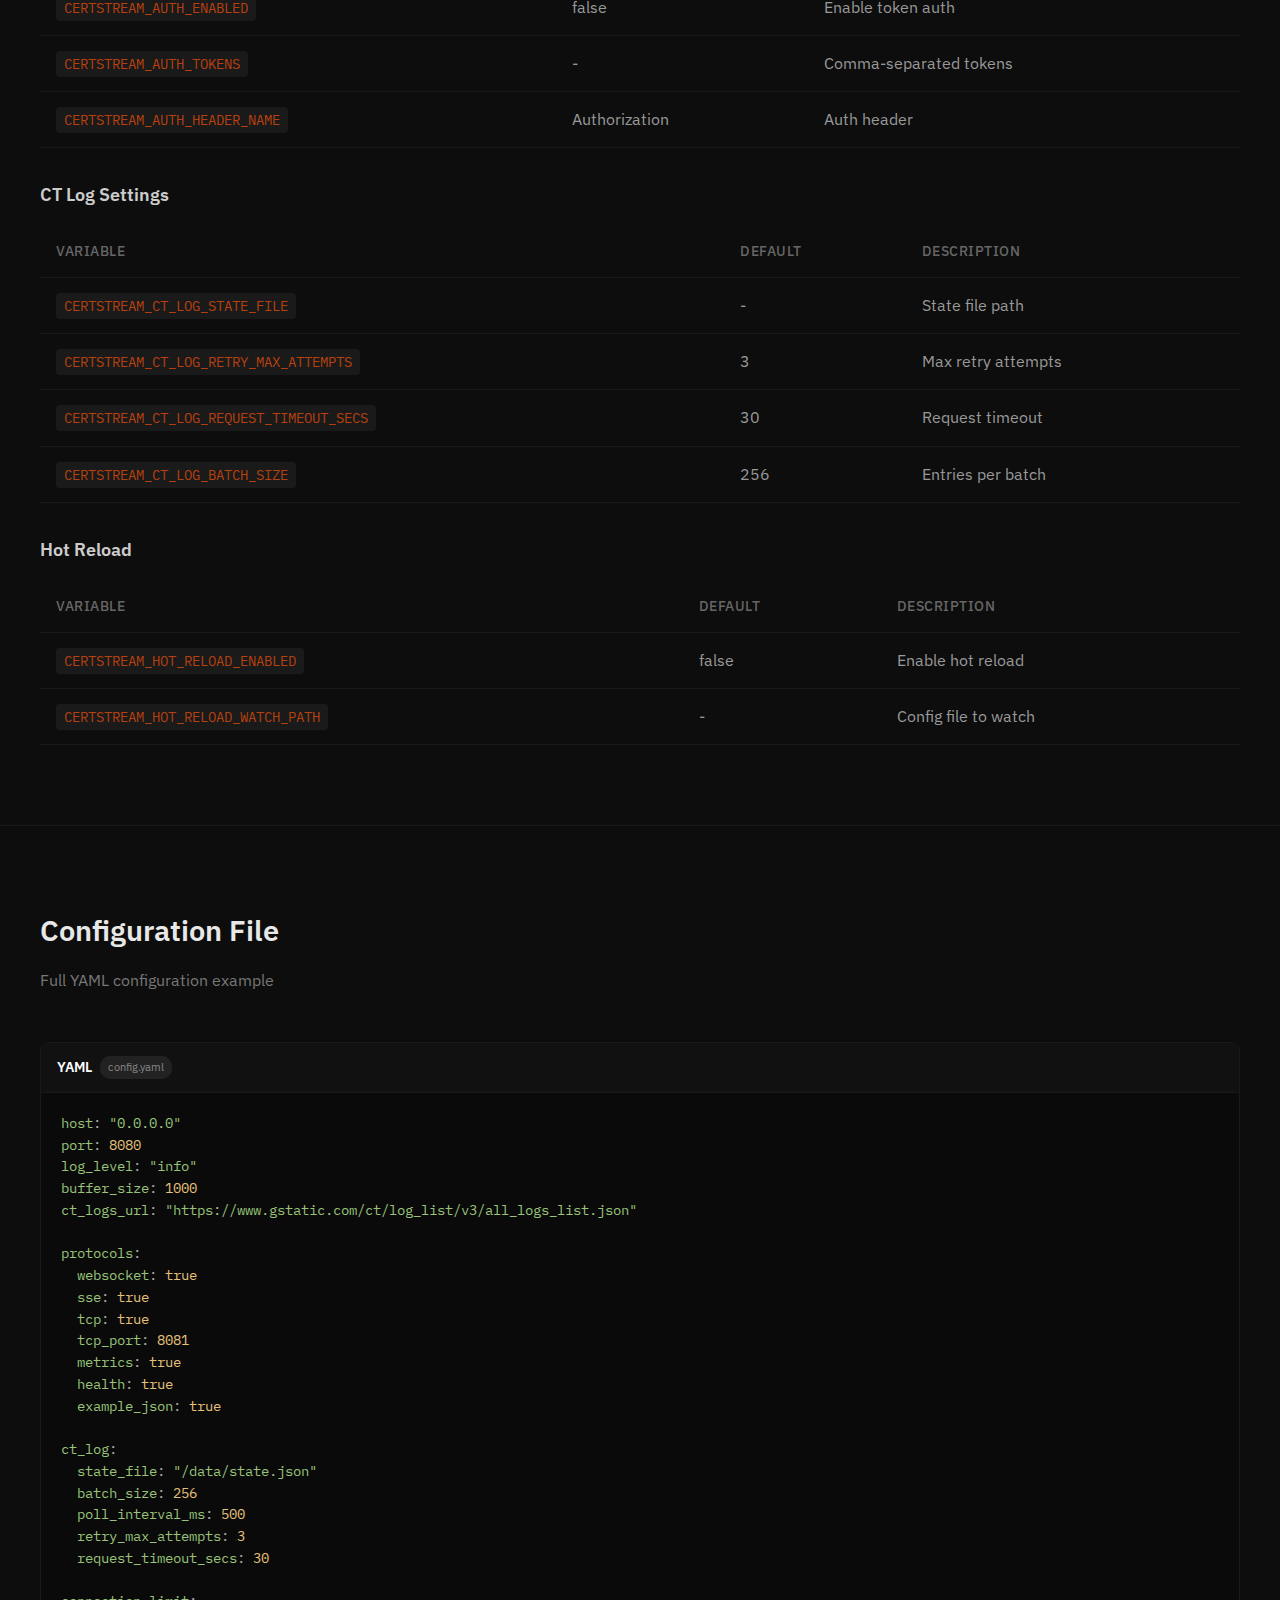
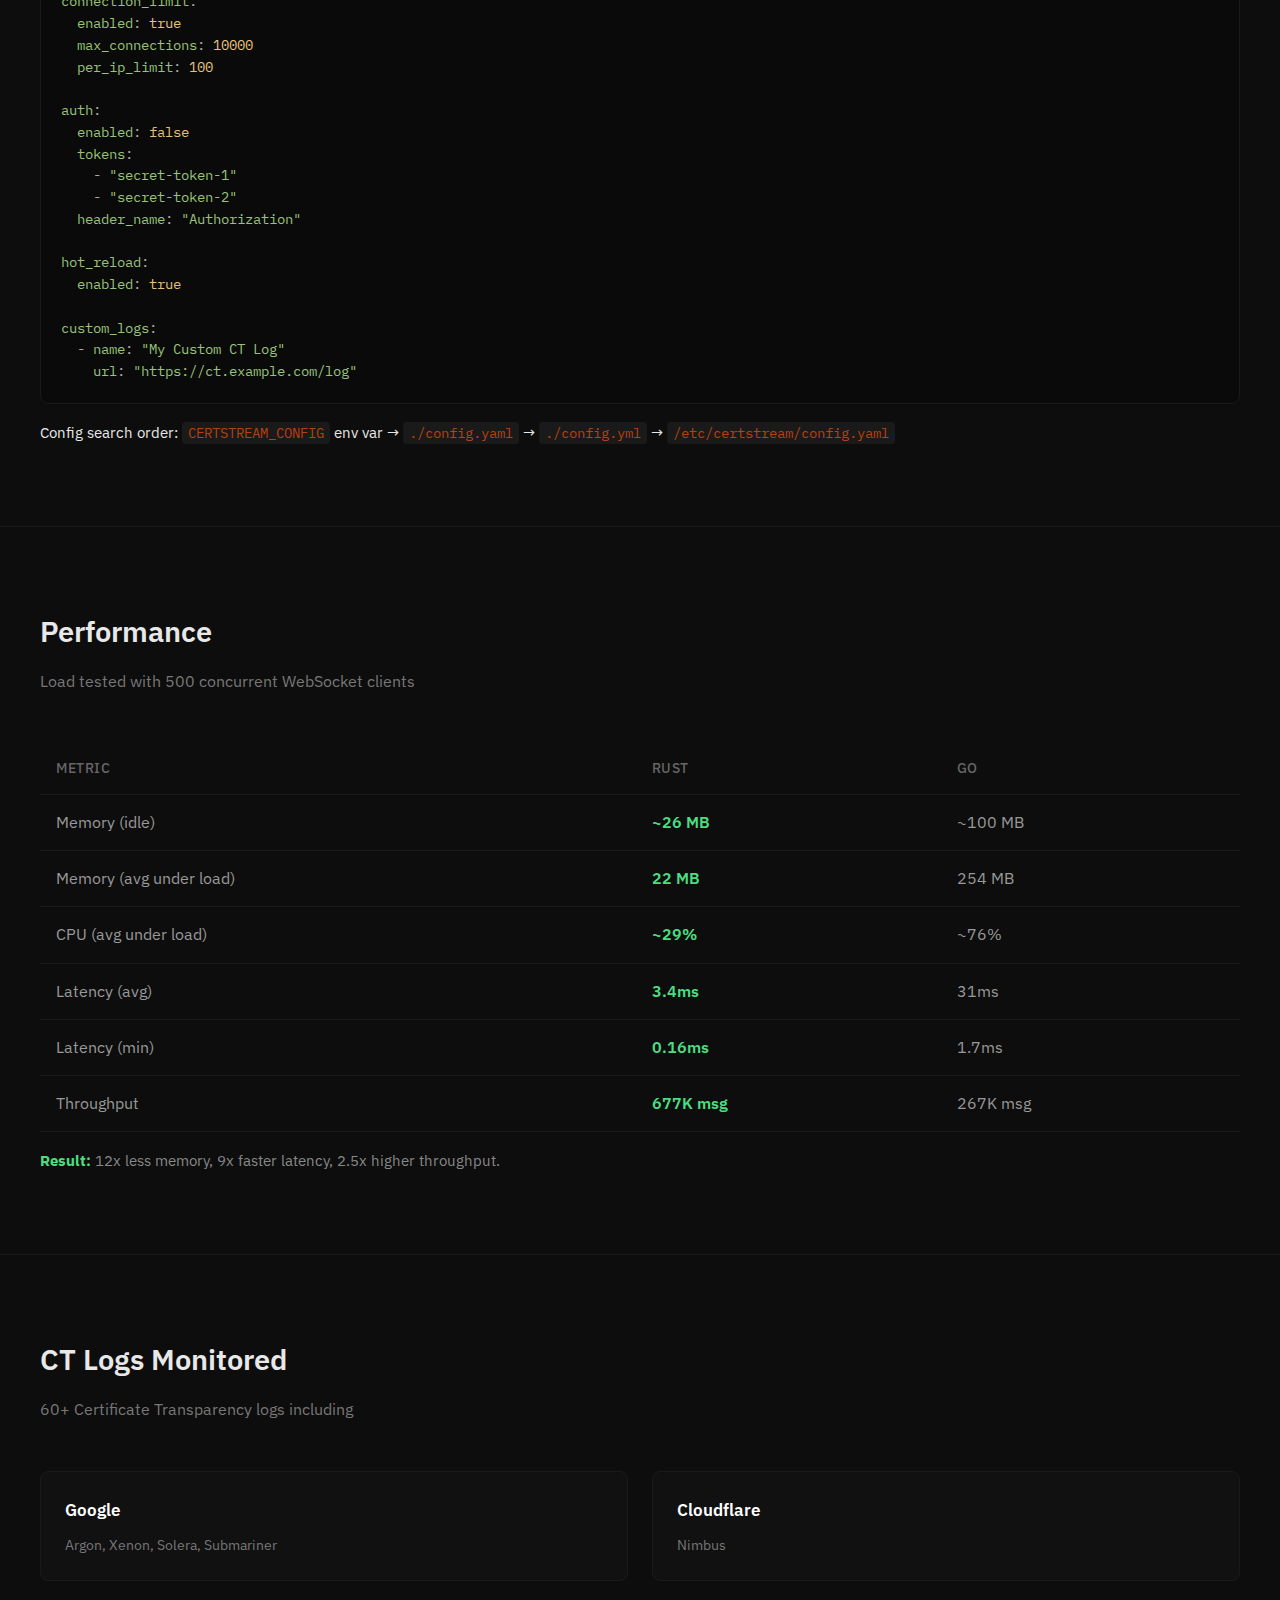
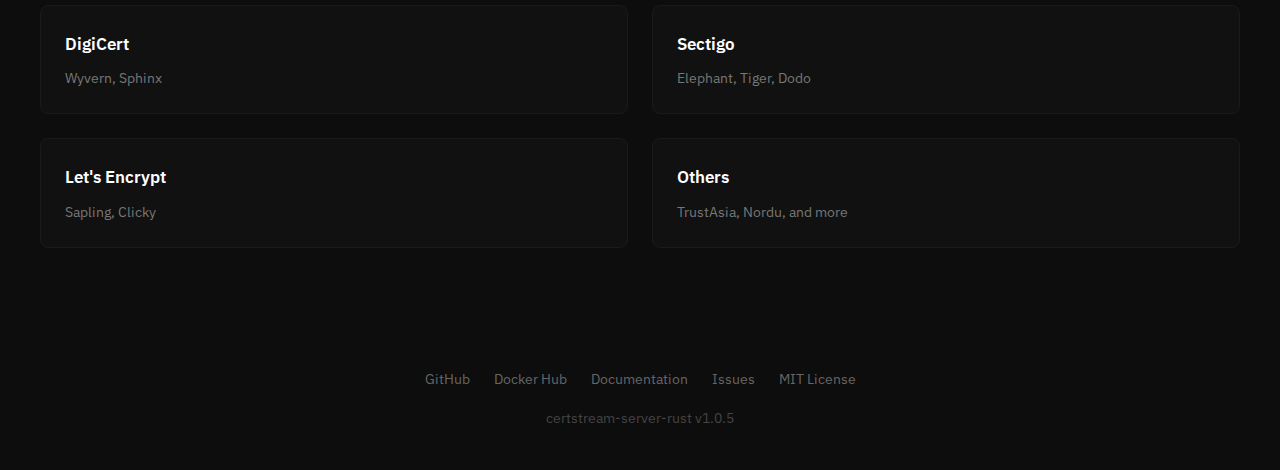
<file: docs/docs.html>
<!DOCTYPE html>
<html lang="en">
<head>
    <meta charset="UTF-8">
    <meta name="viewport" content="width=device-width, initial-scale=1.0">
    <title>API Documentation - certstream-server-rust</title>
    <meta name="description" content="API documentation for certstream-server-rust. WebSocket, SSE, and TCP endpoints for real-time certificate transparency log streaming.">
    <meta name="robots" content="index, follow">
    <link rel="canonical" href="https://certstream.dev/docs.html">
    <meta property="og:type" content="website">
    <meta property="og:url" content="https://certstream.dev/docs.html">
    <meta property="og:title" content="API Documentation - certstream-server-rust">
    <meta property="og:description" content="WebSocket, SSE, and TCP endpoints for real-time CT log streaming.">
    <meta name="theme-color" content="#b7410e">
    <link rel="icon" type="image/svg+xml" href="favicon.svg">
    <link rel="preconnect" href="https://fonts.googleapis.com">
    <link rel="preconnect" href="https://fonts.gstatic.com" crossorigin>
    <link href="https://fonts.googleapis.com/css2?family=IBM+Plex+Mono:wght@400;500;600&family=IBM+Plex+Sans:wght@400;500;600;700&display=swap" rel="stylesheet">
    <link rel="stylesheet" href="styles.css">
</head>
<body>
    <header>
        <div class="wrap">
            <a href="/" class="logo">certstream-server-rust</a>
            <nav>
                <ul class="nav-links">
                    <li><a href="/">Home</a></li>
                    <li><a href="docs.html" class="active">API Docs</a></li>
                    <li><a href="quickstart.html">Quick Start</a></li>
                </ul>
            </nav>
            <button class="mobile-menu-btn" onclick="document.getElementById('mobile-nav').classList.add('active')"><span></span><span></span><span></span></button>
            <a href="https://github.com/burakozcn01/certstream-server-rust" class="gh-link" target="_blank" rel="noopener">
                <svg width="16" height="16" viewBox="0 0 24 24" fill="currentColor"><path d="M12 0C5.37 0 0 5.37 0 12c0 5.31 3.435 9.795 8.205 11.385.6.105.825-.255.825-.57 0-.285-.015-1.23-.015-2.235-3.015.555-3.795-.735-4.035-1.41-.135-.345-.72-1.41-1.23-1.695-.42-.225-1.02-.78-.015-.795.945-.015 1.62.87 1.845 1.23 1.08 1.815 2.805 1.305 3.495.99.105-.78.42-1.305.765-1.605-2.67-.3-5.46-1.335-5.46-5.925 0-1.305.465-2.385 1.23-3.225-.12-.3-.54-1.53.12-3.18 0 0 1.005-.315 3.3 1.23.96-.27 1.98-.405 3-.405s2.04.135 3 .405c2.295-1.56 3.3-1.23 3.3-1.23.66 1.65.24 2.88.12 3.18.765.84 1.23 1.905 1.23 3.225 0 4.605-2.805 5.625-5.475 5.925.435.375.81 1.095.81 2.22 0 1.605-.015 2.895-.015 3.3 0 .315.225.69.825.57A12.02 12.02 0 0024 12c0-6.63-5.37-12-12-12z"/></svg>
                GitHub
            </a>
        </div>
    </header>
    <div class="mobile-nav" id="mobile-nav">
        <div class="mobile-nav-header">
            <a href="/" class="logo">certstream-server-rust</a>
            <button class="mobile-nav-close" onclick="document.getElementById('mobile-nav').classList.remove('active')">&times;</button>
        </div>
        <ul class="mobile-nav-links">
            <li><a href="/">Home</a></li>
            <li><a href="docs.html" class="active">API Docs</a></li>
            <li><a href="quickstart.html">Quick Start</a></li>
            <li><a href="https://github.com/burakozcn01/certstream-server-rust" target="_blank" rel="noopener">GitHub</a></li>
        </ul>
    </div>

    <main>
        <div class="wrap">
            <div class="page-header">
                <h1>API Documentation</h1>
                <p>WebSocket, SSE, and TCP endpoints for real-time certificate streaming</p>
            </div>
        </div>

        <section>
            <div class="wrap">
                <div class="section-header">
                    <h2>What is Certstream?</h2>
                    <p>Real-time certificate transparency log aggregation</p>
                </div>
                <div class="features-list">
                    <div class="feature-item">
                        <h3>Overview</h3>
                        <p>Certstream aggregates certificates from Certificate Transparency logs and streams them in real-time. This is a Rust rewrite that works as a drop-in replacement for certstream-server (Elixir) and certstream-server-go.</p>
                    </div>
                    <div class="feature-item">
                        <h3>Why Rust?</h3>
                        <ul>
                            <li>~12MB memory idle, ~19MB under load</li>
                            <li>Sub-millisecond latency (tested 0.33ms min)</li>
                            <li>Handles 50,000+ concurrent connections</li>
                            <li>~6% CPU with 500+ clients</li>
                            <li>Single binary, no dependencies</li>
                        </ul>
                    </div>
                </div>
            </div>
        </section>

        <section>
            <div class="wrap">
                <div class="section-header">
                    <h2>Endpoints</h2>
                    <p>Connect using WebSocket, Server-Sent Events, or raw TCP</p>
                </div>
                <table class="endpoints-table">
                    <thead>
                        <tr>
                            <th>Endpoint</th>
                            <th>Protocol</th>
                            <th>Description</th>
                        </tr>
                    </thead>
                    <tbody>
                        <tr>
                            <td><code>wss://ws.certstream.dev/</code></td>
                            <td>WebSocket</td>
                            <td>Lite stream (no DER/chain data)</td>
                        </tr>
                        <tr>
                            <td><code>wss://ws.certstream.dev/full-stream</code></td>
                            <td>WebSocket</td>
                            <td>Full stream with DER and certificate chain</td>
                        </tr>
                        <tr>
                            <td><code>wss://ws.certstream.dev/domains-only</code></td>
                            <td>WebSocket</td>
                            <td>Domain names only (minimal data)</td>
                        </tr>
                        <tr>
                            <td><code>https://ws.certstream.dev/sse</code></td>
                            <td>SSE</td>
                            <td>Server-Sent Events lite stream</td>
                        </tr>
                        <tr>
                            <td><code>https://ws.certstream.dev/sse?stream=full</code></td>
                            <td>SSE</td>
                            <td>Server-Sent Events full stream</td>
                        </tr>
                        <tr>
                            <td><code>https://ws.certstream.dev/sse?stream=domains</code></td>
                            <td>SSE</td>
                            <td>Server-Sent Events domains only</td>
                        </tr>
                        <tr>
                            <td><code>ws.certstream.dev:8081</code></td>
                            <td>TCP</td>
                            <td>Raw TCP (send f/d/nothing for full/domains/lite)</td>
                        </tr>
                        <tr>
                            <td><code>https://ws.certstream.dev/health</code></td>
                            <td>HTTP</td>
                            <td>Health check endpoint</td>
                        </tr>
                        <tr>
                            <td><code>https://ws.certstream.dev/metrics</code></td>
                            <td>HTTP</td>
                            <td>Prometheus metrics</td>
                        </tr>
                        <tr>
                            <td><code>https://ws.certstream.dev/example.json</code></td>
                            <td>HTTP</td>
                            <td>Sample message format</td>
                        </tr>
                    </tbody>
                </table>
            </div>
        </section>

        <section>
            <div class="wrap">
                <div class="section-header">
                    <h2>Message Format</h2>
                    <p>JSON structure for certificate update messages</p>
                </div>
                <div class="code-example" style="max-width: 900px;">
                    <div class="code-example-header">
                        <span class="lang">JSON</span>
                        <span class="tag">certificate_update</span>
                    </div>
                    <pre>{
  "<span class="str">message_type</span>": "<span class="str">certificate_update</span>",
  "<span class="str">data</span>": {
    "<span class="str">update_type</span>": "<span class="str">X509LogEntry</span>",
    "<span class="str">leaf_cert</span>": {
      "<span class="str">subject</span>": {
        "<span class="str">CN</span>": "<span class="str">example.com</span>",
        "<span class="str">O</span>": "<span class="str">Example Inc</span>",
        "<span class="str">C</span>": "<span class="str">US</span>",
        "<span class="str">aggregated</span>": "<span class="str">/C=US/CN=example.com/O=Example Inc</span>"
      },
      "<span class="str">issuer</span>": {
        "<span class="str">CN</span>": "<span class="str">R3</span>",
        "<span class="str">O</span>": "<span class="str">Let's Encrypt</span>",
        "<span class="str">aggregated</span>": "<span class="str">/CN=R3/O=Let's Encrypt</span>"
      },
      "<span class="str">serial_number</span>": "<span class="str">048A3F...</span>",
      "<span class="str">not_before</span>": <span class="var">1703721600</span>,
      "<span class="str">not_after</span>": <span class="var">1735257600</span>,
      "<span class="str">fingerprint</span>": "<span class="str">AB:CD:EF:01:...</span>",
      "<span class="str">sha1</span>": "<span class="str">AB:CD:EF:01:...</span>",
      "<span class="str">sha256</span>": "<span class="str">AB:CD:EF:01:...</span>",
      "<span class="str">signature_algorithm</span>": "<span class="str">sha256, rsa</span>",
      "<span class="str">is_ca</span>": <span class="var">false</span>,
      "<span class="str">all_domains</span>": [
        "<span class="str">example.com</span>",
        "<span class="str">www.example.com</span>"
      ],
      "<span class="str">extensions</span>": {
        "<span class="str">keyUsage</span>": "<span class="str">Digital Signature, Key Encipherment</span>",
        "<span class="str">extendedKeyUsage</span>": "<span class="str">serverAuth, clientAuth</span>",
        "<span class="str">basicConstraints</span>": "<span class="str">CA:FALSE</span>",
        "<span class="str">subjectAltName</span>": "<span class="str">DNS:example.com, DNS:www.example.com</span>"
      },
      "<span class="str">as_der</span>": "<span class="str">BASE64...</span>"  <span class="cm">// full-stream only</span>
    },
    "<span class="str">chain</span>": [...],  <span class="cm">// full-stream only</span>
    "<span class="str">cert_index</span>": <span class="var">1234567890</span>,
    "<span class="str">seen</span>": <span class="var">1703808000.123</span>,
    "<span class="str">source</span>": {
      "<span class="str">url</span>": "<span class="str">ct.googleapis.com/logs/argon2025</span>",
      "<span class="str">name</span>": "<span class="str">Google Argon 2025</span>"
    }
  }
}</pre>
                </div>
            </div>
        </section>

        <section>
            <div class="wrap">
                <div class="section-header">
                    <h2>Stream Types</h2>
                    <p>Choose the right stream for your use case</p>
                </div>
                <div class="features-list">
                    <div class="feature-item">
                        <h3>Lite Stream (default)</h3>
                        <p>Contains certificate metadata, domains, issuer info, and timestamps. No DER-encoded certificate data or chain. Best for most monitoring use cases.</p>
                    </div>
                    <div class="feature-item">
                        <h3>Full Stream</h3>
                        <p>Includes everything in lite stream plus base64-encoded DER certificate and full chain. Use when you need to verify or store complete certificates.</p>
                    </div>
                    <div class="feature-item">
                        <h3>Domains Only</h3>
                        <p>Minimal payload with just domain names, timestamp, and source. Lowest bandwidth option for domain-focused monitoring like phishing detection.</p>
                    </div>
                </div>
            </div>
        </section>

        <section>
            <div class="wrap">
                <div class="section-header">
                    <h2>Quick Start</h2>
                    <p>Connect and start receiving certificates in seconds</p>
                </div>
                <div class="code-examples" >
                    <div class="code-example">
                        <div class="code-example-header">
                            <span class="lang">JavaScript</span>
                            <span class="tag">Browser</span>
                        </div>
                        <pre><span class="kw">const</span> ws = <span class="kw">new</span> <span class="fn">WebSocket</span>(<span class="str">'wss://ws.certstream.dev/'</span>);

ws.<span class="fn">onmessage</span> = (event) => {
    <span class="kw">const</span> data = <span class="var">JSON</span>.<span class="fn">parse</span>(event.data);
    <span class="kw">if</span> (data.message_type === <span class="str">'certificate_update'</span>) {
        <span class="var">console</span>.<span class="fn">log</span>(data.data.leaf_cert.all_domains);
    }
};</pre>
                    </div>
                    <div class="code-example">
                        <div class="code-example-header">
                            <span class="lang">cURL</span>
                            <span class="tag">SSE</span>
                        </div>
                        <pre><span class="cm"># Lite stream</span>
curl -N https://ws.certstream.dev/sse

<span class="cm"># Full stream</span>
curl -N "https://ws.certstream.dev/sse?stream=full"

<span class="cm"># Domains only</span>
curl -N "https://ws.certstream.dev/sse?stream=domains"</pre>
                    </div>
                </div>
            </div>
        </section>

        <section>
            <div class="wrap">
                <div class="section-header">
                    <h2>Client Examples</h2>
                    <p>Connect using your preferred language</p>
                </div>
                <div class="code-examples" >
                    <div class="code-example">
                        <div class="code-example-header">
                            <span class="lang">Python</span>
                            <span class="tag">certstream</span>
                        </div>
                        <pre><span class="cm"># pip install certstream</span>
<span class="kw">import</span> certstream

<span class="kw">def</span> <span class="fn">callback</span>(message, context):
    <span class="kw">if</span> message[<span class="str">'message_type'</span>] == <span class="str">'certificate_update'</span>:
        domains = message[<span class="str">'data'</span>][<span class="str">'leaf_cert'</span>][<span class="str">'all_domains'</span>]
        <span class="fn">print</span>(domains)

certstream.<span class="fn">listen_for_events</span>(callback, url=<span class="str">'ws://localhost:8080/'</span>)</pre>
                    </div>
                    <div class="code-example">
                        <div class="code-example-header">
                            <span class="lang">Go</span>
                            <span class="tag">certstream-go</span>
                        </div>
                        <pre><span class="kw">import</span> <span class="str">"github.com/CaliDog/certstream-go"</span>

stream, _ := certstream.<span class="fn">CertStreamEventStream</span>(<span class="var">false</span>)
<span class="kw">for</span> event := <span class="kw">range</span> stream {
    fmt.<span class="fn">Println</span>(event.Data.LeafCert.AllDomains)
}</pre>
                    </div>
                    <div class="code-example">
                        <div class="code-example-header">
                            <span class="lang">JavaScript</span>
                            <span class="tag">Node.js</span>
                        </div>
                        <pre><span class="kw">const</span> WebSocket = <span class="fn">require</span>(<span class="str">'ws'</span>);
<span class="kw">const</span> ws = <span class="kw">new</span> <span class="fn">WebSocket</span>(<span class="str">'ws://localhost:8080/'</span>);

ws.<span class="fn">on</span>(<span class="str">'message'</span>, (data) => {
    <span class="kw">const</span> msg = <span class="var">JSON</span>.<span class="fn">parse</span>(data);
    <span class="kw">if</span> (msg.message_type === <span class="str">'certificate_update'</span>) {
        <span class="var">console</span>.<span class="fn">log</span>(msg.data.leaf_cert.all_domains);
    }
});</pre>
                    </div>
                    <div class="code-example">
                        <div class="code-example-header">
                            <span class="lang">Bash</span>
                            <span class="tag">With Auth</span>
                        </div>
                        <pre><span class="cm"># WebSocket with token</span>
wscat -c ws://localhost:8080/ -H <span class="str">"Authorization: Bearer your-token"</span>

<span class="cm"># SSE with token</span>
curl -H <span class="str">"Authorization: Bearer your-token"</span> http://localhost:8080/sse</pre>
                    </div>
                </div>
            </div>
        </section>

        <section>
            <div class="wrap">
                <div class="section-header">
                    <h2>Self-Hosting</h2>
                    <p>Run your own instance with Docker or from source</p>
                </div>
                <div class="code-examples" style="grid-template-columns: 1fr;">
                    <div class="code-example">
                        <div class="code-example-header">
                            <span class="lang">Docker</span>
                            <span class="tag">Recommended</span>
                        </div>
                        <pre><span class="cm"># Quick start</span>
docker run -d -p 8080:8080 -p 8081:8081 reloading01/certstream-server-rust:latest

<span class="cm"># With custom config</span>
docker run -d \
  -p 8080:8080 \
  -p 8081:8081 \
  -v ./config.yaml:/app/config.yaml \
  -v ./state:/app/state \
  reloading01/certstream-server-rust:latest

<span class="cm"># Docker Compose</span>
version: '3.8'
services:
  certstream:
    image: reloading01/certstream-server-rust:latest
    ports:
      - "8080:8080"
      - "8081:8081"
    volumes:
      - ./config.yaml:/app/config.yaml
      - ./state:/app/state
    restart: unless-stopped</pre>
                    </div>
                    <div class="code-example">
                        <div class="code-example-header">
                            <span class="lang">Build</span>
                            <span class="tag">From Source</span>
                        </div>
                        <pre><span class="cm"># Docker build</span>
docker build -t certstream-server-rust .
docker run -d -p 8080:8080 certstream-server-rust

<span class="cm"># Cargo build</span>
cargo build --release
./target/release/certstream-server-rust

<span class="cm"># Docker Compose</span>
docker compose up -d</pre>
                    </div>
                </div>
            </div>
        </section>

        <section>
            <div class="wrap">
                <div class="section-header">
                    <h2>Environment Variables</h2>
                    <p>Configure the server using environment variables</p>
                </div>
                <h3 style="margin-bottom: 1rem; margin-top: 2rem;">General Settings</h3>
                <table class="endpoints-table">
                    <thead>
                        <tr>
                            <th>Variable</th>
                            <th>Default</th>
                            <th>Description</th>
                        </tr>
                    </thead>
                    <tbody>
                        <tr>
                            <td><code>CERTSTREAM_HOST</code></td>
                            <td>0.0.0.0</td>
                            <td>Bind address</td>
                        </tr>
                        <tr>
                            <td><code>CERTSTREAM_PORT</code></td>
                            <td>8080</td>
                            <td>HTTP/WebSocket port</td>
                        </tr>
                        <tr>
                            <td><code>CERTSTREAM_LOG_LEVEL</code></td>
                            <td>info</td>
                            <td>debug, info, warn, error</td>
                        </tr>
                        <tr>
                            <td><code>CERTSTREAM_BUFFER_SIZE</code></td>
                            <td>1000</td>
                            <td>Broadcast buffer</td>
                        </tr>
                    </tbody>
                </table>

                <h3 style="margin-bottom: 1rem; margin-top: 2rem;">Protocols</h3>
                <table class="endpoints-table">
                    <thead>
                        <tr>
                            <th>Variable</th>
                            <th>Default</th>
                            <th>Description</th>
                        </tr>
                    </thead>
                    <tbody>
                        <tr>
                            <td><code>CERTSTREAM_WS_ENABLED</code></td>
                            <td>true</td>
                            <td>Enable WebSocket</td>
                        </tr>
                        <tr>
                            <td><code>CERTSTREAM_SSE_ENABLED</code></td>
                            <td>false</td>
                            <td>Enable SSE</td>
                        </tr>
                        <tr>
                            <td><code>CERTSTREAM_TCP_ENABLED</code></td>
                            <td>false</td>
                            <td>Enable TCP</td>
                        </tr>
                        <tr>
                            <td><code>CERTSTREAM_TCP_PORT</code></td>
                            <td>8081</td>
                            <td>TCP port</td>
                        </tr>
                        <tr>
                            <td><code>CERTSTREAM_METRICS_ENABLED</code></td>
                            <td>true</td>
                            <td>Enable /metrics endpoint</td>
                        </tr>
                        <tr>
                            <td><code>CERTSTREAM_HEALTH_ENABLED</code></td>
                            <td>true</td>
                            <td>Enable /health endpoint</td>
                        </tr>
                        <tr>
                            <td><code>CERTSTREAM_EXAMPLE_JSON_ENABLED</code></td>
                            <td>true</td>
                            <td>Enable /example.json endpoint</td>
                        </tr>
                    </tbody>
                </table>

                <h3 style="margin-bottom: 1rem; margin-top: 2rem;">Connection Limiting</h3>
                <table class="endpoints-table">
                    <thead>
                        <tr>
                            <th>Variable</th>
                            <th>Default</th>
                            <th>Description</th>
                        </tr>
                    </thead>
                    <tbody>
                        <tr>
                            <td><code>CERTSTREAM_CONNECTION_LIMIT_ENABLED</code></td>
                            <td>false</td>
                            <td>Enable connection limits</td>
                        </tr>
                        <tr>
                            <td><code>CERTSTREAM_CONNECTION_LIMIT_MAX_CONNECTIONS</code></td>
                            <td>10000</td>
                            <td>Max total connections</td>
                        </tr>
                        <tr>
                            <td><code>CERTSTREAM_CONNECTION_LIMIT_PER_IP_LIMIT</code></td>
                            <td>100</td>
                            <td>Max per IP</td>
                        </tr>
                    </tbody>
                </table>

                <h3 style="margin-bottom: 1rem; margin-top: 2rem;">Authentication</h3>
                <table class="endpoints-table">
                    <thead>
                        <tr>
                            <th>Variable</th>
                            <th>Default</th>
                            <th>Description</th>
                        </tr>
                    </thead>
                    <tbody>
                        <tr>
                            <td><code>CERTSTREAM_AUTH_ENABLED</code></td>
                            <td>false</td>
                            <td>Enable token auth</td>
                        </tr>
                        <tr>
                            <td><code>CERTSTREAM_AUTH_TOKENS</code></td>
                            <td>-</td>
                            <td>Comma-separated tokens</td>
                        </tr>
                        <tr>
                            <td><code>CERTSTREAM_AUTH_HEADER_NAME</code></td>
                            <td>Authorization</td>
                            <td>Auth header</td>
                        </tr>
                    </tbody>
                </table>

                <h3 style="margin-bottom: 1rem; margin-top: 2rem;">CT Log Settings</h3>
                <table class="endpoints-table">
                    <thead>
                        <tr>
                            <th>Variable</th>
                            <th>Default</th>
                            <th>Description</th>
                        </tr>
                    </thead>
                    <tbody>
                        <tr>
                            <td><code>CERTSTREAM_CT_LOG_STATE_FILE</code></td>
                            <td>-</td>
                            <td>State file path</td>
                        </tr>
                        <tr>
                            <td><code>CERTSTREAM_CT_LOG_RETRY_MAX_ATTEMPTS</code></td>
                            <td>3</td>
                            <td>Max retry attempts</td>
                        </tr>
                        <tr>
                            <td><code>CERTSTREAM_CT_LOG_REQUEST_TIMEOUT_SECS</code></td>
                            <td>30</td>
                            <td>Request timeout</td>
                        </tr>
                        <tr>
                            <td><code>CERTSTREAM_CT_LOG_BATCH_SIZE</code></td>
                            <td>256</td>
                            <td>Entries per batch</td>
                        </tr>
                    </tbody>
                </table>

                <h3 style="margin-bottom: 1rem; margin-top: 2rem;">Hot Reload</h3>
                <table class="endpoints-table">
                    <thead>
                        <tr>
                            <th>Variable</th>
                            <th>Default</th>
                            <th>Description</th>
                        </tr>
                    </thead>
                    <tbody>
                        <tr>
                            <td><code>CERTSTREAM_HOT_RELOAD_ENABLED</code></td>
                            <td>false</td>
                            <td>Enable hot reload</td>
                        </tr>
                        <tr>
                            <td><code>CERTSTREAM_HOT_RELOAD_WATCH_PATH</code></td>
                            <td>-</td>
                            <td>Config file to watch</td>
                        </tr>
                    </tbody>
                </table>
            </div>
        </section>

        <section>
            <div class="wrap">
                <div class="section-header">
                    <h2>Configuration File</h2>
                    <p>Full YAML configuration example</p>
                </div>
                <div class="code-examples" style="grid-template-columns: 1fr;">
                    <div class="code-example">
                        <div class="code-example-header">
                            <span class="lang">YAML</span>
                            <span class="tag">config.yaml</span>
                        </div>
                        <pre><span class="str">host</span>: <span class="str">"0.0.0.0"</span>
<span class="str">port</span>: <span class="var">8080</span>
<span class="str">log_level</span>: <span class="str">"info"</span>
<span class="str">buffer_size</span>: <span class="var">1000</span>
<span class="str">ct_logs_url</span>: <span class="str">"https://www.gstatic.com/ct/log_list/v3/all_logs_list.json"</span>

<span class="str">protocols</span>:
  <span class="str">websocket</span>: <span class="var">true</span>
  <span class="str">sse</span>: <span class="var">true</span>
  <span class="str">tcp</span>: <span class="var">true</span>
  <span class="str">tcp_port</span>: <span class="var">8081</span>
  <span class="str">metrics</span>: <span class="var">true</span>
  <span class="str">health</span>: <span class="var">true</span>
  <span class="str">example_json</span>: <span class="var">true</span>

<span class="str">ct_log</span>:
  <span class="str">state_file</span>: <span class="str">"/data/state.json"</span>
  <span class="str">batch_size</span>: <span class="var">256</span>
  <span class="str">poll_interval_ms</span>: <span class="var">500</span>
  <span class="str">retry_max_attempts</span>: <span class="var">3</span>
  <span class="str">request_timeout_secs</span>: <span class="var">30</span>

<span class="str">connection_limit</span>:
  <span class="str">enabled</span>: <span class="var">true</span>
  <span class="str">max_connections</span>: <span class="var">10000</span>
  <span class="str">per_ip_limit</span>: <span class="var">100</span>

<span class="str">auth</span>:
  <span class="str">enabled</span>: <span class="var">false</span>
  <span class="str">tokens</span>:
    - <span class="str">"secret-token-1"</span>
    - <span class="str">"secret-token-2"</span>
  <span class="str">header_name</span>: <span class="str">"Authorization"</span>

<span class="str">hot_reload</span>:
  <span class="str">enabled</span>: <span class="var">true</span>

<span class="str">custom_logs</span>:
  - <span class="str">name</span>: <span class="str">"My Custom CT Log"</span>
    <span class="str">url</span>: <span class="str">"https://ct.example.com/log"</span></pre>
                    </div>
                </div>
                <p style="margin-top: 1rem; color: var(--text-muted);">Config search order: <code>CERTSTREAM_CONFIG</code> env var → <code>./config.yaml</code> → <code>./config.yml</code> → <code>/etc/certstream/config.yaml</code></p>
            </div>
        </section>

        <section>
            <div class="wrap">
                <div class="section-header">
                    <h2>Performance</h2>
                    <p>Load tested with 500 concurrent WebSocket clients</p>
                </div>
                <table class="endpoints-table">
                    <thead>
                        <tr>
                            <th>Metric</th>
                            <th>Rust</th>
                            <th>Go</th>
                        </tr>
                    </thead>
                    <tbody>
                        <tr>
                            <td>Memory (idle)</td>
                            <td><strong>~26 MB</strong></td>
                            <td>~100 MB</td>
                        </tr>
                        <tr>
                            <td>Memory (avg under load)</td>
                            <td><strong>22 MB</strong></td>
                            <td>254 MB</td>
                        </tr>
                        <tr>
                            <td>CPU (avg under load)</td>
                            <td><strong>~29%</strong></td>
                            <td>~76%</td>
                        </tr>
                        <tr>
                            <td>Latency (avg)</td>
                            <td><strong>3.4ms</strong></td>
                            <td>31ms</td>
                        </tr>
                        <tr>
                            <td>Latency (min)</td>
                            <td><strong>0.16ms</strong></td>
                            <td>1.7ms</td>
                        </tr>
                        <tr>
                            <td>Throughput</td>
                            <td><strong>677K msg</strong></td>
                            <td>267K msg</td>
                        </tr>
                    </tbody>
                </table>
                <p style="margin-top: 1rem;"><strong>Result:</strong> 12x less memory, 9x faster latency, 2.5x higher throughput.</p>
            </div>
        </section>

        <section>
            <div class="wrap">
                <div class="section-header">
                    <h2>CT Logs Monitored</h2>
                    <p>60+ Certificate Transparency logs including</p>
                </div>
                <div class="features-list">
                    <div class="feature-item">
                        <h3>Google</h3>
                        <p>Argon, Xenon, Solera, Submariner</p>
                    </div>
                    <div class="feature-item">
                        <h3>Cloudflare</h3>
                        <p>Nimbus</p>
                    </div>
                    <div class="feature-item">
                        <h3>DigiCert</h3>
                        <p>Wyvern, Sphinx</p>
                    </div>
                    <div class="feature-item">
                        <h3>Sectigo</h3>
                        <p>Elephant, Tiger, Dodo</p>
                    </div>
                    <div class="feature-item">
                        <h3>Let's Encrypt</h3>
                        <p>Sapling, Clicky</p>
                    </div>
                    <div class="feature-item">
                        <h3>Others</h3>
                        <p>TrustAsia, Nordu, and more</p>
                    </div>
                </div>
            </div>
        </section>

    </main>

    <footer>
        <div class="wrap">
            <div class="links">
                <a href="https://github.com/burakozcn01/certstream-server-rust" target="_blank" rel="noopener">GitHub</a>
                <a href="https://hub.docker.com/r/reloading01/certstream-server-rust" target="_blank" rel="noopener">Docker Hub</a>
                <a href="docs.html">Documentation</a>
                <a href="https://github.com/burakozcn01/certstream-server-rust/issues" target="_blank" rel="noopener">Issues</a>
                <a href="https://github.com/burakozcn01/certstream-server-rust/blob/main/LICENSE" target="_blank" rel="noopener">MIT License</a>
            </div>
            <p>certstream-server-rust v1.0.5</p>
        </div>
    </footer>
</body>
</html>
</file>
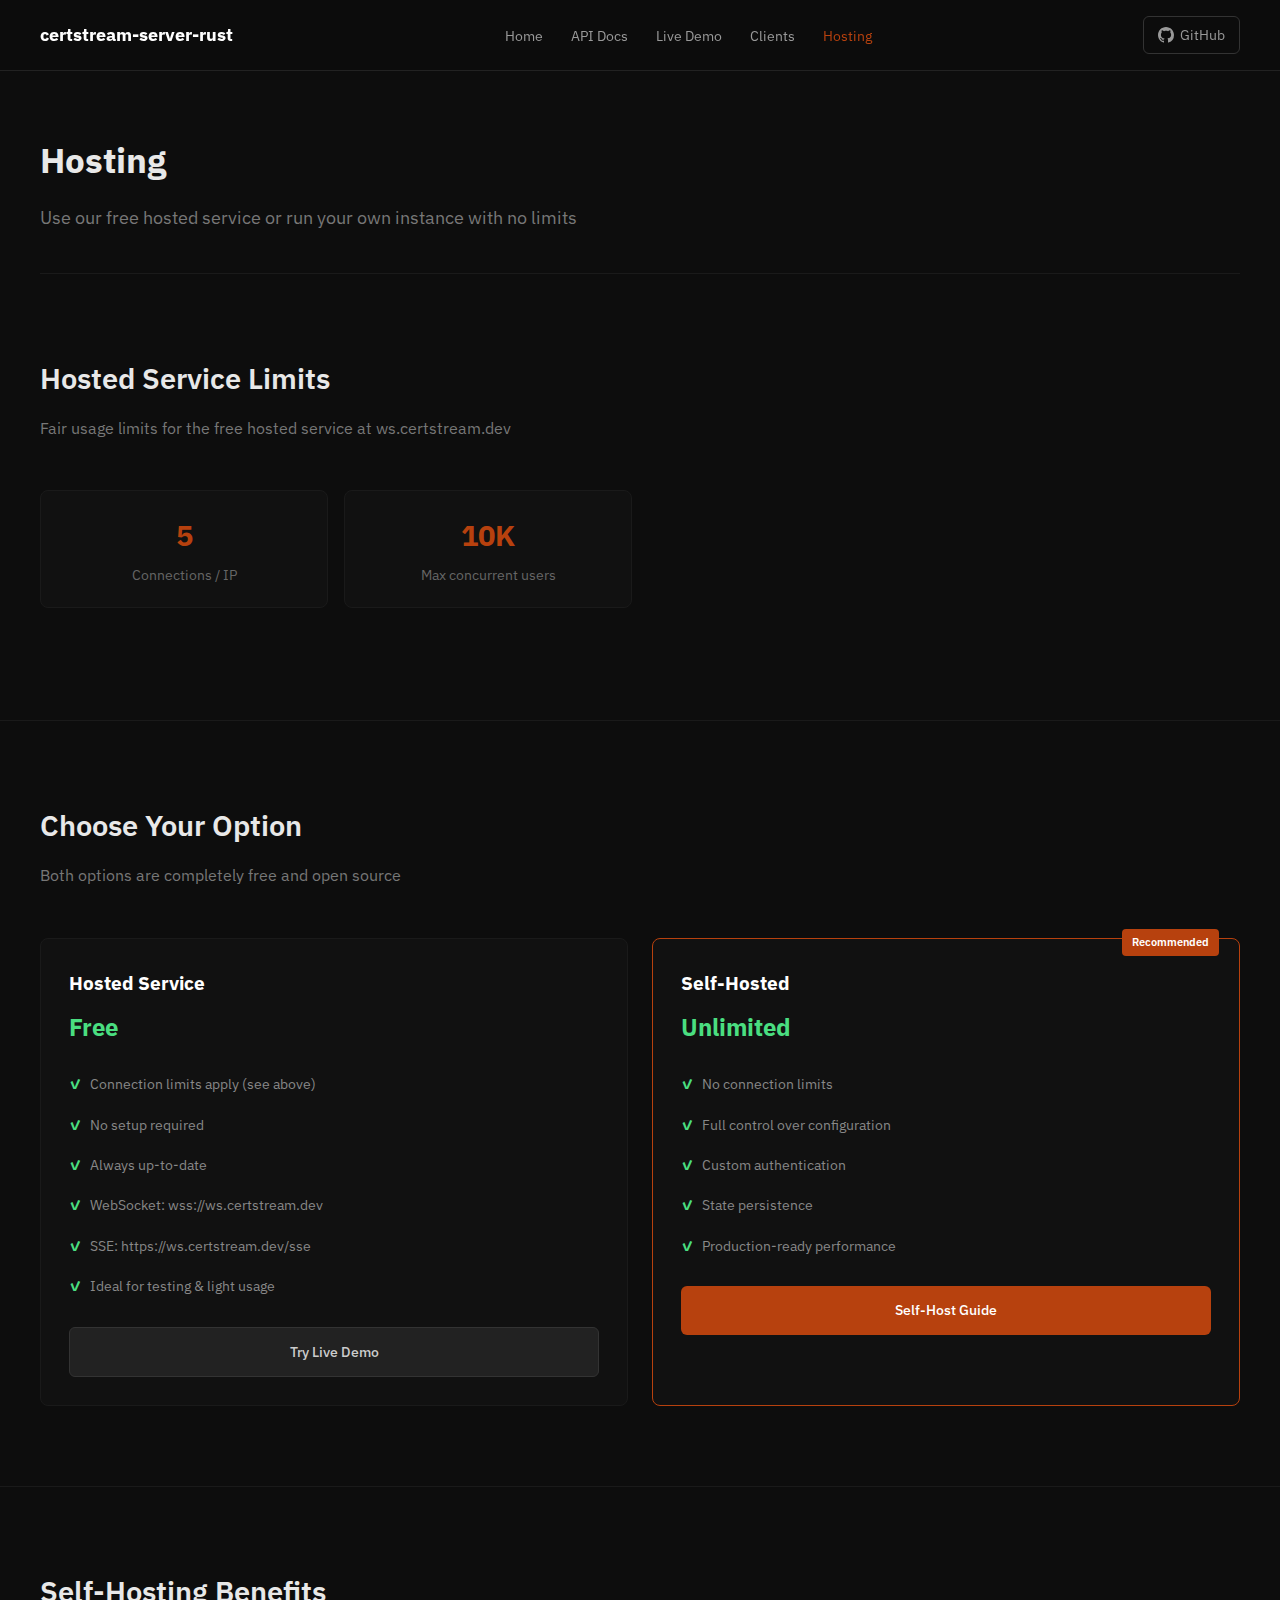
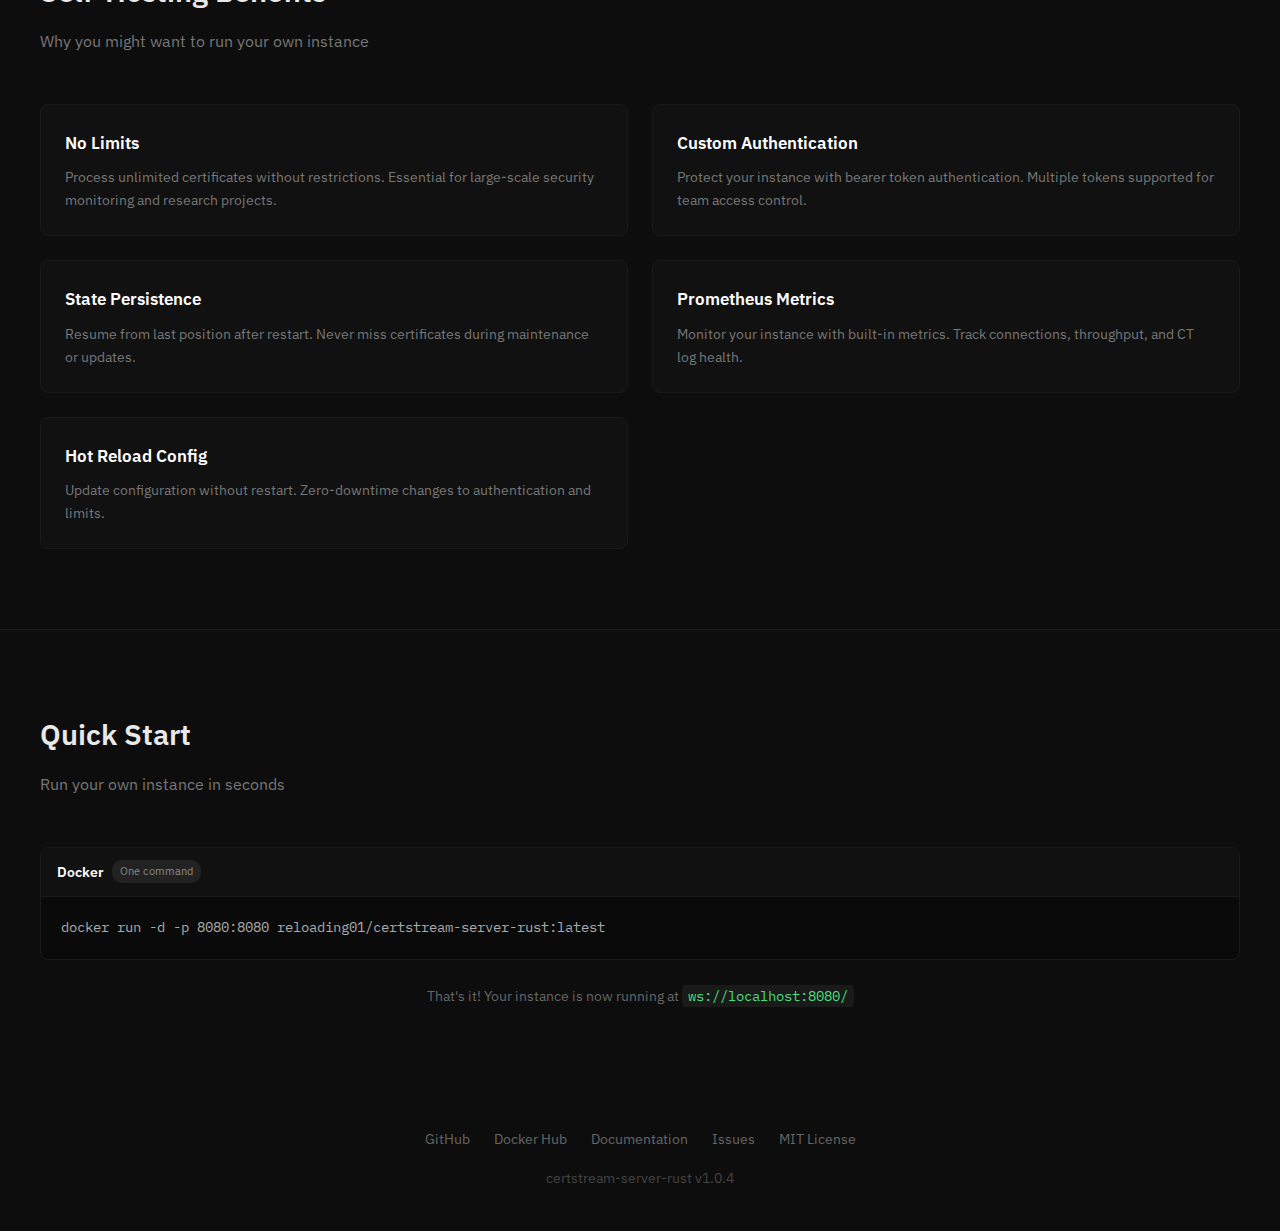
<file: docs/hosting.html>
<!DOCTYPE html>
<html lang="en">
<head>
    <meta charset="UTF-8">
    <meta name="viewport" content="width=device-width, initial-scale=1.0">
    <title>Hosting - certstream-server-rust</title>
    <meta name="description" content="Free hosted service or self-host for unlimited access. certstream-server-rust hosting options.">
    <meta name="robots" content="index, follow">
    <link rel="canonical" href="https://certstream.dev/hosting.html">
    <meta property="og:type" content="website">
    <meta property="og:url" content="https://certstream.dev/hosting.html">
    <meta property="og:title" content="Hosting - certstream-server-rust">
    <meta property="og:description" content="Free hosted service or self-host for unlimited access.">
    <meta name="theme-color" content="#b7410e">
    <link rel="icon" type="image/svg+xml" href="favicon.svg">
    <link rel="preconnect" href="https://fonts.googleapis.com">
    <link rel="preconnect" href="https://fonts.gstatic.com" crossorigin>
    <link href="https://fonts.googleapis.com/css2?family=IBM+Plex+Mono:wght@400;500;600&family=IBM+Plex+Sans:wght@400;500;600;700&display=swap" rel="stylesheet">
    <link rel="stylesheet" href="styles.css">
</head>
<body>
    <header>
        <div class="wrap">
            <a href="/" class="logo">certstream-server-rust</a>
            <nav>
                <ul class="nav-links">
                    <li><a href="/">Home</a></li>
                    <li><a href="docs.html">API Docs</a></li>
                    <li><a href="demo.html">Live Demo</a></li>
                    <li><a href="clients.html">Clients</a></li>
                    <li><a href="hosting.html" class="active">Hosting</a></li>
                </ul>
            </nav>
            <button class="mobile-menu-btn" onclick="document.getElementById('mobile-nav').classList.add('active')"><span></span><span></span><span></span></button>
            <a href="https://github.com/burakozcn01/certstream-server-rust" class="gh-link" target="_blank" rel="noopener">
                <svg width="16" height="16" viewBox="0 0 24 24" fill="currentColor"><path d="M12 0C5.37 0 0 5.37 0 12c0 5.31 3.435 9.795 8.205 11.385.6.105.825-.255.825-.57 0-.285-.015-1.23-.015-2.235-3.015.555-3.795-.735-4.035-1.41-.135-.345-.72-1.41-1.23-1.695-.42-.225-1.02-.78-.015-.795.945-.015 1.62.87 1.845 1.23 1.08 1.815 2.805 1.305 3.495.99.105-.78.42-1.305.765-1.605-2.67-.3-5.46-1.335-5.46-5.925 0-1.305.465-2.385 1.23-3.225-.12-.3-.54-1.53.12-3.18 0 0 1.005-.315 3.3 1.23.96-.27 1.98-.405 3-.405s2.04.135 3 .405c2.295-1.56 3.3-1.23 3.3-1.23.66 1.65.24 2.88.12 3.18.765.84 1.23 1.905 1.23 3.225 0 4.605-2.805 5.625-5.475 5.925.435.375.81 1.095.81 2.22 0 1.605-.015 2.895-.015 3.3 0 .315.225.69.825.57A12.02 12.02 0 0024 12c0-6.63-5.37-12-12-12z"/></svg>
                GitHub
            </a>
        </div>
    </header>
    <div class="mobile-nav" id="mobile-nav">
        <div class="mobile-nav-header">
            <a href="/" class="logo">certstream-server-rust</a>
            <button class="mobile-nav-close" onclick="document.getElementById('mobile-nav').classList.remove('active')">&times;</button>
        </div>
        <ul class="mobile-nav-links">
            <li><a href="/">Home</a></li>
            <li><a href="docs.html">API Docs</a></li>
            <li><a href="demo.html">Live Demo</a></li>
            <li><a href="clients.html">Clients</a></li>
            <li><a href="hosting.html" class="active">Hosting</a></li>
            <li><a href="https://github.com/burakozcn01/certstream-server-rust" target="_blank" rel="noopener">GitHub</a></li>
        </ul>
    </div>

    <main>
        <div class="wrap">
            <div class="page-header">
                <h1>Hosting</h1>
                <p>Use our free hosted service or run your own instance with no limits</p>
            </div>
        </div>

        <section>
            <div class="wrap">
                <div class="section-header">
                    <h2>Hosted Service Limits</h2>
                    <p>Fair usage limits for the free hosted service at ws.certstream.dev</p>
                </div>
                <div class="rate-limits-grid">
                    <div class="rate-limit-card">
                        <div class="limit-value">5</div>
                        <div class="limit-label">Connections / IP</div>
                    </div>
                    <div class="rate-limit-card">
                        <div class="limit-value">10K</div>
                        <div class="limit-label">Max concurrent users</div>
                    </div>
                </div>
            </div>
        </section>

        <section>
            <div class="wrap">
                <div class="section-header">
                    <h2>Choose Your Option</h2>
                    <p>Both options are completely free and open source</p>
                </div>
                <div class="hosting-options">
                    <div class="hosting-option">
                        <h4>Hosted Service</h4>
                        <div class="price">Free</div>
                        <ul>
                            <li>Connection limits apply (see above)</li>
                            <li>No setup required</li>
                            <li>Always up-to-date</li>
                            <li>WebSocket: wss://ws.certstream.dev</li>
                            <li>SSE: https://ws.certstream.dev/sse</li>
                            <li>Ideal for testing &amp; light usage</li>
                        </ul>
                        <a href="demo.html" class="action-btn secondary">Try Live Demo</a>
                    </div>
                    <div class="hosting-option recommended">
                        <span class="badge">Recommended</span>
                        <h4>Self-Hosted</h4>
                        <div class="price">Unlimited</div>
                        <ul>
                            <li>No connection limits</li>
                            <li>Full control over configuration</li>
                            <li>Custom authentication</li>
                            <li>State persistence</li>
                            <li>Production-ready performance</li>
                        </ul>
                        <a href="https://github.com/burakozcn01/certstream-server-rust#quick-start" class="action-btn primary" target="_blank" rel="noopener">Self-Host Guide</a>
                    </div>
                </div>
            </div>
        </section>

        <section>
            <div class="wrap">
                <div class="section-header">
                    <h2>Self-Hosting Benefits</h2>
                    <p>Why you might want to run your own instance</p>
                </div>
                <div class="features-list">
                    <div class="feature-item">
                        <h3>No Limits</h3>
                        <p>Process unlimited certificates without restrictions. Essential for large-scale security monitoring and research projects.</p>
                    </div>
                    <div class="feature-item">
                        <h3>Custom Authentication</h3>
                        <p>Protect your instance with bearer token authentication. Multiple tokens supported for team access control.</p>
                    </div>
                    <div class="feature-item">
                        <h3>State Persistence</h3>
                        <p>Resume from last position after restart. Never miss certificates during maintenance or updates.</p>
                    </div>
                    <div class="feature-item">
                        <h3>Prometheus Metrics</h3>
                        <p>Monitor your instance with built-in metrics. Track connections, throughput, and CT log health.</p>
                    </div>
                    <div class="feature-item">
                        <h3>Hot Reload Config</h3>
                        <p>Update configuration without restart. Zero-downtime changes to authentication and limits.</p>
                    </div>
                </div>
            </div>
        </section>

        <section>
            <div class="wrap">
                <div class="section-header">
                    <h2>Quick Start</h2>
                    <p>Run your own instance in seconds</p>
                </div>
                <div class="code-examples" style="grid-template-columns: 1fr;">
                    <div class="code-example">
                        <div class="code-example-header">
                            <span class="lang">Docker</span>
                            <span class="tag">One command</span>
                        </div>
                        <pre>docker run -d -p 8080:8080 reloading01/certstream-server-rust:latest</pre>
                    </div>
                </div>
                <p style="margin-top: 24px; color: #666; font-size: 0.9rem; text-align: center;">
                    That's it! Your instance is now running at <code style="background: #1a1a1a; padding: 2px 6px; border-radius: 4px; color: #4ade80;">ws://localhost:8080/</code>
                </p>
            </div>
        </section>
    </main>

    <footer>
        <div class="wrap">
            <div class="links">
                <a href="https://github.com/burakozcn01/certstream-server-rust" target="_blank" rel="noopener">GitHub</a>
                <a href="https://hub.docker.com/r/reloading01/certstream-server-rust" target="_blank" rel="noopener">Docker Hub</a>
                <a href="docs.html">Documentation</a>
                <a href="https://github.com/burakozcn01/certstream-server-rust/issues" target="_blank" rel="noopener">Issues</a>
                <a href="https://github.com/burakozcn01/certstream-server-rust/blob/main/LICENSE" target="_blank" rel="noopener">MIT License</a>
            </div>
            <p>certstream-server-rust v1.0.4</p>
        </div>
    </footer>
</body>
</html>
</file>
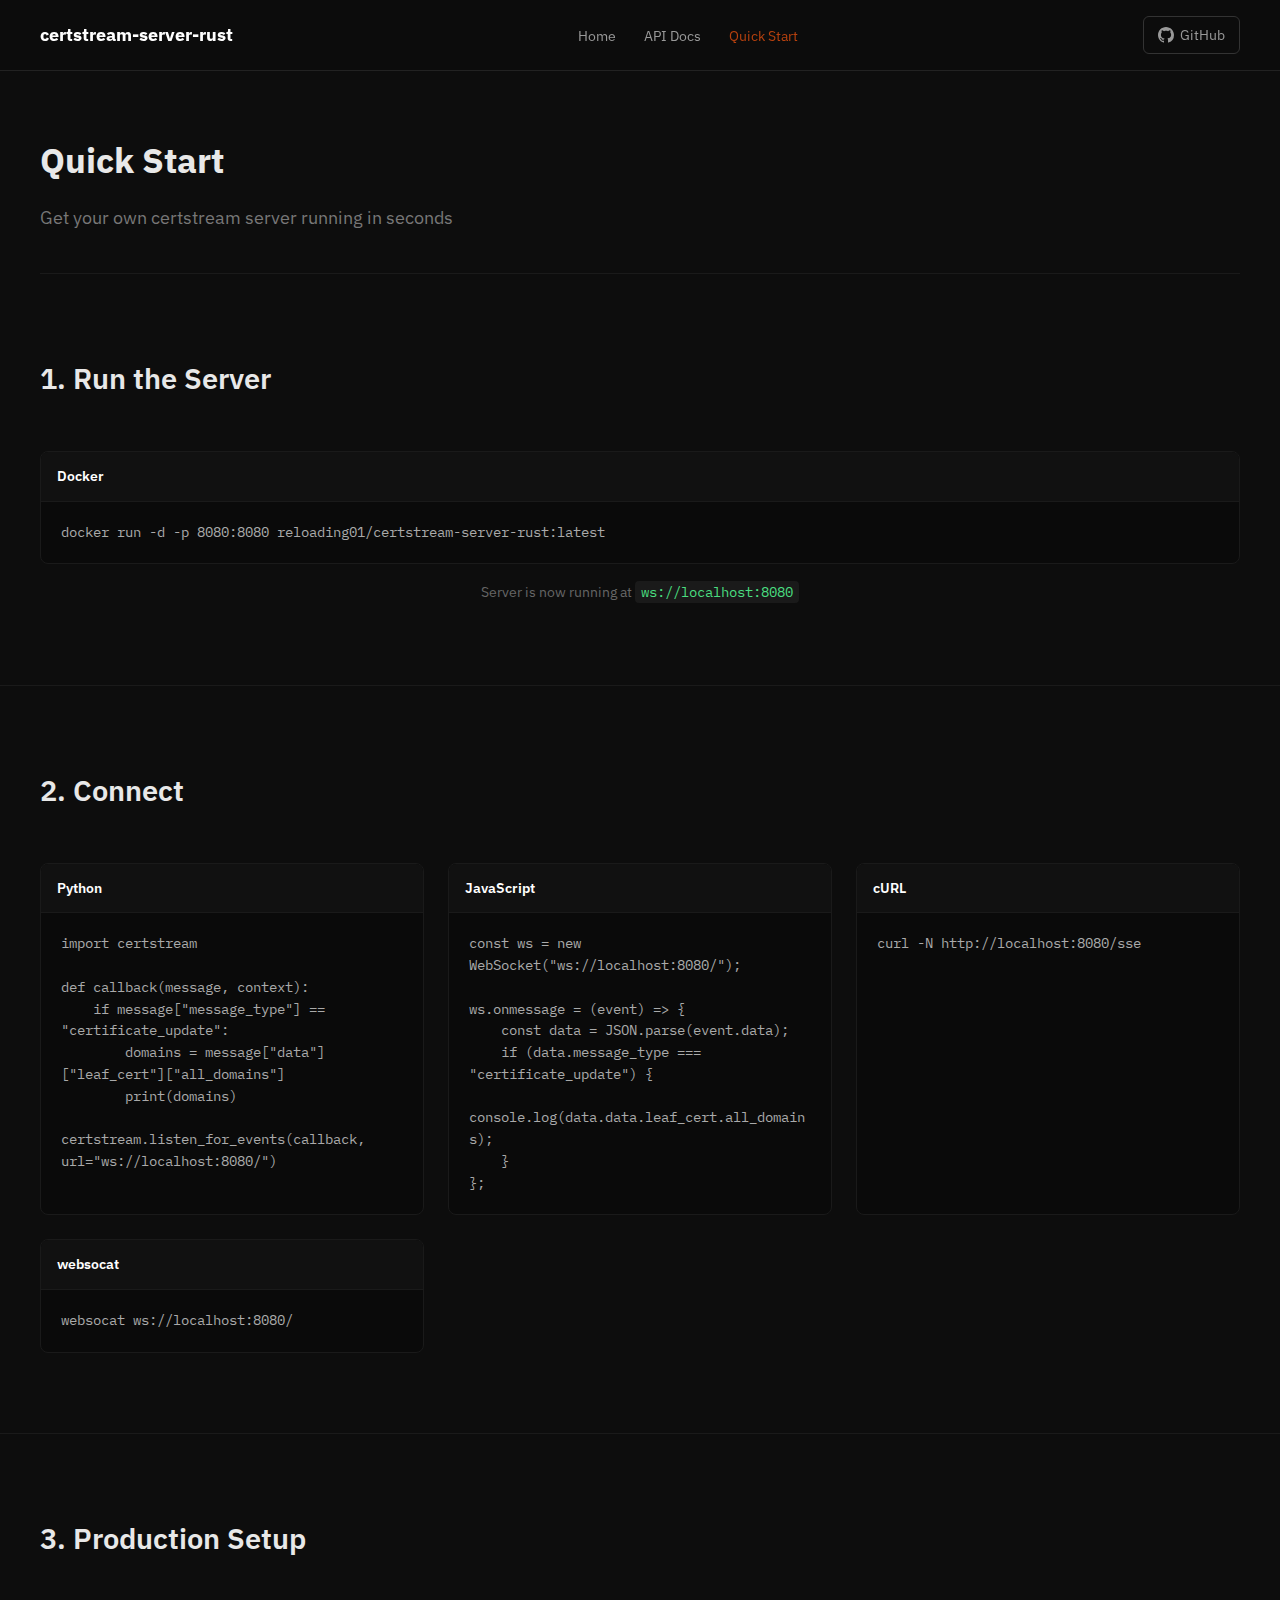
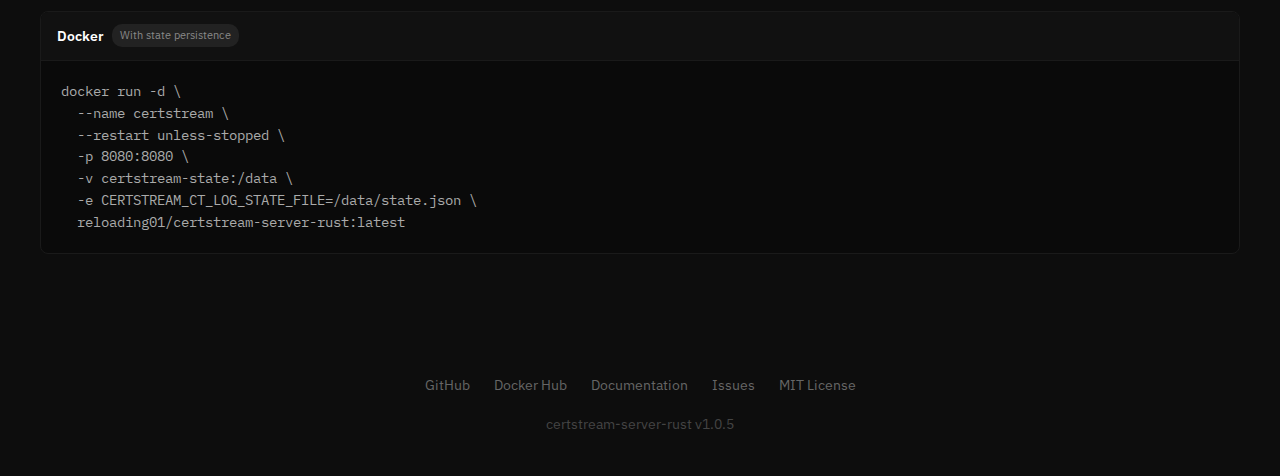
<file: docs/quickstart.html>
<!DOCTYPE html>
<html lang="en">
<head>
    <meta charset="UTF-8">
    <meta name="viewport" content="width=device-width, initial-scale=1.0">
    <title>Quick Start - certstream-server-rust</title>
    <meta name="description" content="Get started with certstream-server-rust in seconds. Run your own CT log streaming server locally.">
    <meta name="robots" content="index, follow">
    <link rel="canonical" href="https://certstream.dev/quickstart.html">
    <meta property="og:type" content="website">
    <meta property="og:url" content="https://certstream.dev/quickstart.html">
    <meta property="og:title" content="Quick Start - certstream-server-rust">
    <meta property="og:description" content="Get started with certstream-server-rust in seconds.">
    <meta name="theme-color" content="#b7410e">
    <link rel="icon" type="image/svg+xml" href="favicon.svg">
    <link rel="preconnect" href="https://fonts.googleapis.com">
    <link rel="preconnect" href="https://fonts.gstatic.com" crossorigin>
    <link href="https://fonts.googleapis.com/css2?family=IBM+Plex+Mono:wght@400;500;600&family=IBM+Plex+Sans:wght@400;500;600;700&display=swap" rel="stylesheet">
    <link rel="stylesheet" href="styles.css">
</head>
<body>
    <header>
        <div class="wrap">
            <a href="/" class="logo">certstream-server-rust</a>
            <nav>
                <ul class="nav-links">
                    <li><a href="/">Home</a></li>
                    <li><a href="docs.html">API Docs</a></li>
                    <li><a href="quickstart.html" class="active">Quick Start</a></li>
                </ul>
            </nav>
            <button class="mobile-menu-btn" onclick="document.getElementById('mobile-nav').classList.add('active')"><span></span><span></span><span></span></button>
            <a href="https://github.com/burakozcn01/certstream-server-rust" class="gh-link" target="_blank" rel="noopener">
                <svg width="16" height="16" viewBox="0 0 24 24" fill="currentColor"><path d="M12 0C5.37 0 0 5.37 0 12c0 5.31 3.435 9.795 8.205 11.385.6.105.825-.255.825-.57 0-.285-.015-1.23-.015-2.235-3.015.555-3.795-.735-4.035-1.41-.135-.345-.72-1.41-1.23-1.695-.42-.225-1.02-.78-.015-.795.945-.015 1.62.87 1.845 1.23 1.08 1.815 2.805 1.305 3.495.99.105-.78.42-1.305.765-1.605-2.67-.3-5.46-1.335-5.46-5.925 0-1.305.465-2.385 1.23-3.225-.12-.3-.54-1.53.12-3.18 0 0 1.005-.315 3.3 1.23.96-.27 1.98-.405 3-.405s2.04.135 3 .405c2.295-1.56 3.3-1.23 3.3-1.23.66 1.65.24 2.88.12 3.18.765.84 1.23 1.905 1.23 3.225 0 4.605-2.805 5.625-5.475 5.925.435.375.81 1.095.81 2.22 0 1.605-.015 2.895-.015 3.3 0 .315.225.69.825.57A12.02 12.02 0 0024 12c0-6.63-5.37-12-12-12z"/></svg>
                GitHub
            </a>
        </div>
    </header>
    <div class="mobile-nav" id="mobile-nav">
        <div class="mobile-nav-header">
            <a href="/" class="logo">certstream-server-rust</a>
            <button class="mobile-nav-close" onclick="document.getElementById('mobile-nav').classList.remove('active')">&times;</button>
        </div>
        <ul class="mobile-nav-links">
            <li><a href="/">Home</a></li>
            <li><a href="docs.html">API Docs</a></li>
            <li><a href="quickstart.html" class="active">Quick Start</a></li>
            <li><a href="https://github.com/burakozcn01/certstream-server-rust" target="_blank" rel="noopener">GitHub</a></li>
        </ul>
    </div>

    <main>
        <div class="wrap">
            <div class="page-header">
                <h1>Quick Start</h1>
                <p>Get your own certstream server running in seconds</p>
            </div>
        </div>

        <section>
            <div class="wrap">
                <div class="section-header">
                    <h2>1. Run the Server</h2>
                </div>
                <div class="code-examples" style="grid-template-columns: 1fr;">
                    <div class="code-example">
                        <div class="code-example-header">
                            <span class="lang">Docker</span>
                        </div>
                        <pre>docker run -d -p 8080:8080 reloading01/certstream-server-rust:latest</pre>
                    </div>
                </div>
                <p style="margin-top: 16px; color: #666; font-size: 0.9rem; text-align: center;">
                    Server is now running at <code style="background: #1a1a1a; padding: 2px 6px; border-radius: 4px; color: #4ade80;">ws://localhost:8080</code>
                </p>
            </div>
        </section>

        <section>
            <div class="wrap">
                <div class="section-header">
                    <h2>2. Connect</h2>
                </div>
                <div class="code-examples">
                    <div class="code-example">
                        <div class="code-example-header">
                            <span class="lang">Python</span>
                        </div>
                        <pre>import certstream

def callback(message, context):
    if message["message_type"] == "certificate_update":
        domains = message["data"]["leaf_cert"]["all_domains"]
        print(domains)

certstream.listen_for_events(callback, url="ws://localhost:8080/")</pre>
                    </div>
                    <div class="code-example">
                        <div class="code-example-header">
                            <span class="lang">JavaScript</span>
                        </div>
                        <pre>const ws = new WebSocket("ws://localhost:8080/");

ws.onmessage = (event) => {
    const data = JSON.parse(event.data);
    if (data.message_type === "certificate_update") {
        console.log(data.data.leaf_cert.all_domains);
    }
};</pre>
                    </div>
                    <div class="code-example">
                        <div class="code-example-header">
                            <span class="lang">cURL</span>
                        </div>
                        <pre>curl -N http://localhost:8080/sse</pre>
                    </div>
                    <div class="code-example">
                        <div class="code-example-header">
                            <span class="lang">websocat</span>
                        </div>
                        <pre>websocat ws://localhost:8080/</pre>
                    </div>
                </div>
            </div>
        </section>

        <section>
            <div class="wrap">
                <div class="section-header">
                    <h2>3. Production Setup</h2>
                </div>
                <div class="code-examples" style="grid-template-columns: 1fr;">
                    <div class="code-example">
                        <div class="code-example-header">
                            <span class="lang">Docker</span>
                            <span class="tag">With state persistence</span>
                        </div>
                        <pre>docker run -d \
  --name certstream \
  --restart unless-stopped \
  -p 8080:8080 \
  -v certstream-state:/data \
  -e CERTSTREAM_CT_LOG_STATE_FILE=/data/state.json \
  reloading01/certstream-server-rust:latest</pre>
                    </div>
                </div>
            </div>
        </section>

    </main>

    <footer>
        <div class="wrap">
            <div class="links">
                <a href="https://github.com/burakozcn01/certstream-server-rust" target="_blank" rel="noopener">GitHub</a>
                <a href="https://hub.docker.com/r/reloading01/certstream-server-rust" target="_blank" rel="noopener">Docker Hub</a>
                <a href="docs.html">Documentation</a>
                <a href="https://github.com/burakozcn01/certstream-server-rust/issues" target="_blank" rel="noopener">Issues</a>
                <a href="https://github.com/burakozcn01/certstream-server-rust/blob/main/LICENSE" target="_blank" rel="noopener">MIT License</a>
            </div>
            <p>certstream-server-rust v1.0.5</p>
        </div>
    </footer>
</body>
</html>
</file>
<file: docs/styles.css>
* { margin: 0; padding: 0; box-sizing: border-box; }
body {
    font-family: 'IBM Plex Sans', system-ui, sans-serif;
    background: #0d0d0d;
    color: #e8e8e8;
    line-height: 1.7;
}
code, pre, .mono { font-family: 'IBM Plex Mono', monospace; }
a { color: #b7410e; text-decoration: none; }
a:hover { text-decoration: underline; }
.wrap { max-width: 1400px; margin: 0 auto; padding: 0 40px; }

header {
    border-bottom: 1px solid #222;
    padding: 16px 0;
    position: sticky;
    top: 0;
    background: rgba(13,13,13,0.95);
    backdrop-filter: blur(8px);
    z-index: 100;
}
header .wrap {
    display: flex;
    justify-content: space-between;
    align-items: center;
}
.logo {
    font-weight: 700;
    font-size: 1.1rem;
    color: #fff;
    display: flex;
    align-items: center;
    gap: 10px;
}
.logo:hover { text-decoration: none; }
.nav-links {
    display: flex;
    gap: 28px;
    list-style: none;
}
.nav-links a { color: #999; font-size: 0.9rem; }
.nav-links a:hover { color: #fff; text-decoration: none; }
.nav-links a.active { color: #b7410e; }
.gh-link {
    display: flex;
    align-items: center;
    gap: 6px;
    color: #999;
    font-size: 0.9rem;
    border: 1px solid #333;
    padding: 6px 14px;
    border-radius: 6px;
}
.gh-link:hover { border-color: #555; color: #fff; text-decoration: none; }

.hero {
    padding: 100px 0 80px;
    border-bottom: 1px solid #1a1a1a;
    text-align: center;
}
.hero h1 {
    font-size: 2.8rem;
    font-weight: 700;
    line-height: 1.2;
    margin-bottom: 20px;
    max-width: 700px;
    margin-left: auto;
    margin-right: auto;
}
.hero h1 .hl { color: #b7410e; }
.hero-desc {
    font-size: 1.15rem;
    color: #888;
    max-width: 600px;
    margin: 0 auto 32px;
}
.hero-stats {
    display: flex;
    gap: 40px;
    margin-bottom: 36px;
    flex-wrap: wrap;
    justify-content: center;
}
.hero-stat { display: flex; flex-direction: column; }
.hero-stat strong { font-size: 1.5rem; color: #fff; font-weight: 600; }
.hero-stat span { font-size: 0.85rem; color: #666; }
.hero-actions { display: flex; gap: 12px; flex-wrap: wrap; justify-content: center; }

.btn {
    padding: 12px 24px;
    border-radius: 6px;
    font-weight: 500;
    font-size: 0.95rem;
    display: inline-flex;
    align-items: center;
    gap: 8px;
}
.btn-primary { background: #b7410e; color: #fff; }
.btn-primary:hover { background: #9a370c; text-decoration: none; }
.btn-secondary { background: #1a1a1a; color: #ccc; border: 1px solid #333; }
.btn-secondary:hover { border-color: #555; text-decoration: none; }

.install-box {
    background: #111;
    border: 1px solid #222;
    border-radius: 8px;
    padding: 16px 20px;
    margin: 40px auto 0;
    display: inline-flex;
    justify-content: space-between;
    align-items: center;
    gap: 20px;
}
.install-box code { color: #4ade80; font-size: 0.9rem; }
.install-box button {
    background: #222;
    border: 1px solid #333;
    color: #888;
    padding: 6px 12px;
    border-radius: 4px;
    cursor: pointer;
    font-size: 0.8rem;
}
.install-box button:hover { color: #fff; border-color: #444; }

section { padding: 80px 0; border-bottom: 1px solid #1a1a1a; }
section:last-of-type { border-bottom: none; }
.section-header { margin-bottom: 48px; }
.section-header h2 { font-size: 1.8rem; font-weight: 600; margin-bottom: 12px; }
.section-header p { color: #777; font-size: 1rem; }
section h3 { font-size: 1.1rem; font-weight: 600; color: #ccc; margin-bottom: 16px; margin-top: 32px; }
section h3:first-of-type { margin-top: 0; }
section > .wrap > p { color: #888; font-size: 0.95rem; }
section > .wrap > p code { background: #1a1a1a; padding: 2px 6px; border-radius: 4px; color: #b7410e; font-size: 0.85rem; }
section > .wrap > p strong { color: #4ade80; }

.page-header {
    padding: 60px 0 40px;
    border-bottom: 1px solid #1a1a1a;
}
.page-header h1 { font-size: 2.2rem; font-weight: 700; margin-bottom: 12px; }
.page-header p { color: #777; font-size: 1.1rem; }

.features-list { display: grid; grid-template-columns: repeat(2, 1fr); gap: 24px; }
.feature-item {
    background: #111;
    border: 1px solid #1a1a1a;
    border-radius: 8px;
    padding: 24px;
}
.feature-item h3 { font-size: 1.05rem; font-weight: 600; margin-bottom: 8px; color: #fff; }
.feature-item h3 a { color: #b7410e; }
.feature-item h3 a:hover { color: #d4520f; }
.feature-item p { color: #777; font-size: 0.9rem; line-height: 1.6; }
.feature-item ul { list-style: none; margin: 0; padding: 0; }
.feature-item ul li {
    color: #777;
    font-size: 0.9rem;
    line-height: 1.6;
    padding: 4px 0;
    padding-left: 16px;
    position: relative;
}
.feature-item ul li::before {
    content: "•";
    color: #b7410e;
    position: absolute;
    left: 0;
}
.feature-item ul li strong { color: #ccc; font-weight: 500; }

.endpoints-table { width: 100%; border-collapse: collapse; }
.endpoints-table th, .endpoints-table td {
    text-align: left;
    padding: 14px 16px;
    border-bottom: 1px solid #1a1a1a;
}
.endpoints-table th {
    color: #666;
    font-weight: 500;
    font-size: 0.85rem;
    text-transform: uppercase;
    letter-spacing: 0.5px;
}
.endpoints-table td { color: #999; }
.endpoints-table td strong { color: #4ade80; font-weight: 600; }
.endpoints-table code {
    background: #1a1a1a;
    padding: 4px 8px;
    border-radius: 4px;
    color: #b7410e;
    font-size: 0.85rem;
}

.code-examples { display: grid; grid-template-columns: repeat(3, 1fr); gap: 24px; }
.code-example {
    background: #0a0a0a;
    border: 1px solid #1a1a1a;
    border-radius: 8px;
    overflow: hidden;
}
.code-example-header {
    background: #111;
    padding: 12px 16px;
    border-bottom: 1px solid #1a1a1a;
    display: flex;
    align-items: center;
    gap: 8px;
}
.code-example-header .lang { font-weight: 600; font-size: 0.9rem; color: #fff; }
.code-example-header .tag {
    font-size: 0.7rem;
    background: #222;
    padding: 2px 8px;
    border-radius: 10px;
    color: #888;
}
.code-example pre {
    padding: 20px;
    overflow-x: auto;
    font-size: 0.85rem;
    line-height: 1.6;
    color: #aaa;
    white-space: pre-wrap;
    word-break: break-word;
}
.code-example .kw { color: #c678dd; }
.code-example .fn { color: #61afef; }
.code-example .str { color: #98c379; }
.code-example .cm { color: #5c6370; }
.code-example .var { color: #e5c07b; }

.clients-grid { display: grid; grid-template-columns: 1fr; gap: 12px; }
.client-card {
    background: #111;
    border: 1px solid #1a1a1a;
    border-radius: 8px;
    padding: 16px 24px;
    display: grid;
    grid-template-columns: 140px 1fr;
    align-items: center;
    gap: 24px;
}
.client-card-info h4 { font-size: 1rem; margin-bottom: 2px; color: #fff; }
.client-card-info p { font-size: 0.8rem; color: #666; margin: 0; }
.client-card code {
    display: block;
    background: #0a0a0a;
    padding: 12px 16px;
    border-radius: 6px;
    font-size: 0.9rem;
    color: #4ade80;
}

.comparison-grid {
    display: grid;
    grid-template-columns: repeat(3, 1fr);
    gap: 1px;
    background: #1a1a1a;
    border: 1px solid #1a1a1a;
    border-radius: 8px;
    overflow: hidden;
}
.comparison-cell { background: #0d0d0d; padding: 20px; text-align: center; }
.comparison-cell.header { background: #111; font-weight: 600; font-size: 0.9rem; }
.comparison-cell.label { text-align: left; color: #666; font-size: 0.85rem; }
.comparison-cell .value { font-size: 1.1rem; font-weight: 600; }
.comparison-cell .value.best { color: #4ade80; }

.usecases-grid { display: grid; grid-template-columns: repeat(2, 1fr); gap: 20px; }
.usecase { padding: 24px; border-left: 3px solid #222; }
.usecase:hover { border-left-color: #b7410e; }
.usecase h4 { font-size: 1rem; margin-bottom: 8px; color: #fff; }
.usecase p { color: #666; font-size: 0.9rem; }

.live-demo-container { display: grid; grid-template-columns: 1fr 300px; gap: 24px; }
.live-demo-box {
    background: #0a0a0a;
    border: 1px solid #1a1a1a;
    border-radius: 8px;
    overflow: hidden;
}
.live-demo-header {
    background: #111;
    padding: 12px 16px;
    border-bottom: 1px solid #1a1a1a;
    display: flex;
    justify-content: space-between;
    align-items: center;
}
.live-demo-header .title { display: flex; align-items: center; gap: 10px; font-size: 0.9rem; color: #fff; }
.live-demo-header .status-dot { width: 8px; height: 8px; border-radius: 50%; background: #666; }
.live-demo-header .status-dot.connected { background: #4ade80; }
.live-demo-header .status-dot.connecting { background: #fbbf24; animation: pulse 1s infinite; }
.live-demo-header .status-dot.error { background: #f87171; }
@keyframes pulse { 0%, 100% { opacity: 1; } 50% { opacity: 0.5; } }
.live-demo-controls { display: flex; gap: 8px; }
.live-demo-controls button {
    background: #222;
    border: 1px solid #333;
    color: #999;
    padding: 6px 14px;
    border-radius: 4px;
    cursor: pointer;
    font-size: 0.8rem;
    transition: all 0.2s;
}
.live-demo-controls button:hover { background: #333; color: #fff; }
.live-demo-controls button.active { background: #b7410e; border-color: #b7410e; color: #fff; }
.live-demo-controls select {
    background: #222;
    border: 1px solid #333;
    color: #999;
    padding: 6px 10px;
    border-radius: 4px;
    font-size: 0.8rem;
    cursor: pointer;
}
.live-demo-stream {
    height: 400px;
    overflow-y: auto;
    padding: 12px;
    font-size: 0.8rem;
    line-height: 1.5;
}
.live-demo-stream::-webkit-scrollbar { width: 6px; }
.live-demo-stream::-webkit-scrollbar-track { background: #111; }
.live-demo-stream::-webkit-scrollbar-thumb { background: #333; border-radius: 3px; }
.cert-entry {
    padding: 10px 12px;
    margin-bottom: 8px;
    background: #111;
    border-radius: 6px;
    border-left: 3px solid #b7410e;
    animation: slideIn 0.3s ease;
}
@keyframes slideIn { from { opacity: 0; transform: translateX(-10px); } to { opacity: 1; transform: translateX(0); } }
.cert-entry .domains {
    color: #4ade80;
    font-family: 'IBM Plex Mono', monospace;
    word-break: break-all;
    margin-bottom: 4px;
}
.cert-entry .meta { color: #666; font-size: 0.75rem; display: flex; gap: 12px; flex-wrap: wrap; }
.live-stats { display: flex; flex-direction: column; gap: 12px; }
.live-stat-card {
    background: #111;
    border: 1px solid #1a1a1a;
    border-radius: 8px;
    padding: 16px;
}
.live-stat-card h4 {
    font-size: 0.75rem;
    color: #666;
    text-transform: uppercase;
    letter-spacing: 0.5px;
    margin-bottom: 8px;
}
.live-stat-card .value { font-size: 1.5rem; font-weight: 600; color: #fff; }
.live-stat-card .value.highlight { color: #4ade80; }

.rate-limits-grid {
    display: grid;
    grid-template-columns: repeat(4, 1fr);
    gap: 16px;
    margin-bottom: 32px;
}
.rate-limit-card {
    background: #111;
    border: 1px solid #1a1a1a;
    border-radius: 8px;
    padding: 20px;
    text-align: center;
}
.rate-limit-card .limit-value { font-size: 1.8rem; font-weight: 700; color: #b7410e; margin-bottom: 4px; }
.rate-limit-card .limit-label { font-size: 0.85rem; color: #666; }

.hosting-options { display: grid; grid-template-columns: 1fr 1fr; gap: 24px; }
.hosting-option {
    background: #111;
    border: 1px solid #1a1a1a;
    border-radius: 8px;
    padding: 28px;
    position: relative;
}
.hosting-option.recommended { border-color: #b7410e; }
.hosting-option .badge {
    position: absolute;
    top: -10px;
    right: 20px;
    background: #b7410e;
    color: #fff;
    font-size: 0.7rem;
    padding: 4px 10px;
    border-radius: 4px;
    font-weight: 600;
}
.hosting-option h4 { font-size: 1.2rem; margin-bottom: 8px; color: #fff; }
.hosting-option .price { font-size: 1.5rem; font-weight: 700; color: #4ade80; margin-bottom: 16px; }
.hosting-option ul { list-style: none; margin-bottom: 20px; }
.hosting-option ul li {
    padding: 8px 0;
    color: #888;
    font-size: 0.9rem;
    display: flex;
    align-items: center;
    gap: 8px;
}
.hosting-option ul li::before { content: "\2713"; color: #4ade80; font-weight: bold; }
.hosting-option .action-btn {
    display: block;
    text-align: center;
    padding: 12px;
    border-radius: 6px;
    font-weight: 500;
    font-size: 0.9rem;
}
.hosting-option .action-btn.primary { background: #b7410e; color: #fff; }
.hosting-option .action-btn.primary:hover { background: #9a370c; text-decoration: none; }
.hosting-option .action-btn.secondary { background: #222; color: #ccc; border: 1px solid #333; }
.hosting-option .action-btn.secondary:hover { border-color: #555; text-decoration: none; }

footer {
    padding: 40px 0;
    text-align: center;
    color: #444;
    font-size: 0.85rem;
}
footer a { color: #666; }
footer .links { display: flex; justify-content: center; gap: 24px; margin-bottom: 16px; }

.mobile-menu-btn {
    display: none;
    background: none;
    border: none;
    color: #999;
    padding: 8px;
    cursor: pointer;
    flex-direction: column;
    gap: 5px;
    align-items: center;
    justify-content: center;
}
.mobile-menu-btn:hover { color: #fff; }
.mobile-menu-btn span {
    display: block;
    width: 22px;
    height: 2px;
    background: currentColor;
    border-radius: 1px;
    transition: all 0.2s;
}
.mobile-nav {
    display: none;
    position: fixed;
    top: 0;
    left: 0;
    right: 0;
    bottom: 0;
    background: rgba(13,13,13,0.98);
    z-index: 200;
    flex-direction: column;
    padding: 20px;
}
.mobile-nav.active { display: flex; }
.mobile-nav-header {
    display: flex;
    justify-content: space-between;
    align-items: center;
    padding-bottom: 20px;
    border-bottom: 1px solid #222;
    margin-bottom: 20px;
}
.mobile-nav-close {
    background: none;
    border: none;
    color: #999;
    font-size: 1.5rem;
    cursor: pointer;
    padding: 8px;
}
.mobile-nav-close:hover { color: #fff; }
.mobile-nav-links {
    list-style: none;
    display: flex;
    flex-direction: column;
    gap: 8px;
}
.mobile-nav-links a {
    display: block;
    padding: 16px 20px;
    color: #999;
    font-size: 1.1rem;
    border-radius: 8px;
    transition: all 0.2s;
}
.mobile-nav-links a:hover { background: #1a1a1a; color: #fff; text-decoration: none; }
.mobile-nav-links a.active { color: #b7410e; background: rgba(183,65,14,0.1); }

@media (max-width: 1100px) {
    .code-examples { grid-template-columns: 1fr; }
}

@media (max-width: 900px) {
    .features-list, .usecases-grid, .live-demo-container { grid-template-columns: 1fr; }
    .comparison-grid { grid-template-columns: 1fr 1fr 1fr; }
    .nav-links { display: none; }
    .gh-link { display: none; }
    .mobile-menu-btn { display: flex; }
    .hero { padding: 60px 0 50px; }
    .hero h1 { font-size: 1.8rem; }
    .hero-desc { font-size: 1rem; }
    .hero-stats { gap: 24px; }
    .rate-limits-grid { grid-template-columns: repeat(2, 1fr); }
    .hosting-options { grid-template-columns: 1fr; }
    .page-header { padding: 40px 0 30px; }
    .page-header h1 { font-size: 1.8rem; }
    section { padding: 50px 0; }
    .section-header { margin-bottom: 32px; }
    .section-header h2 { font-size: 1.5rem; }
    .install-box {
        flex-direction: column;
        text-align: center;
        gap: 12px;
        padding: 16px;
    }
    .install-box code { font-size: 0.75rem; word-break: break-all; }
    .endpoints-table { display: block; overflow-x: auto; -webkit-overflow-scrolling: touch; }
    .endpoints-table th, .endpoints-table td { white-space: nowrap; min-width: 120px; }
    footer .links { flex-wrap: wrap; gap: 16px; }
}

@media (max-width: 600px) {
    .wrap { padding: 0 16px; }
    header { padding: 12px 0; }
    .logo { font-size: 0.95rem; }
    .gh-link { padding: 6px 10px; font-size: 0.8rem; }
    .gh-link svg { width: 14px; height: 14px; }
    .hero { padding: 40px 0; }
    .hero h1 { font-size: 1.5rem; line-height: 1.3; }
    .hero-desc { font-size: 0.9rem; margin-bottom: 24px; }
    .hero-stats { flex-direction: column; gap: 12px; align-items: center; }
    .hero-stat { text-align: center; }
    .hero-stat strong { font-size: 1.3rem; }
    .hero-actions { flex-direction: column; width: 100%; }
    .hero-actions .btn { width: 100%; justify-content: center; }
    .install-box { margin: 24px auto 0; width: 100%; }
    .install-box code { font-size: 0.7rem; }
    .comparison-grid { grid-template-columns: 1fr 1fr 1fr; }
    .comparison-cell { padding: 10px 6px; font-size: 0.75rem; }
    .comparison-cell.label { font-size: 0.7rem; }
    .comparison-cell .value { font-size: 0.9rem; }
    .client-card { grid-template-columns: 1fr; gap: 12px; padding: 16px; }
    .client-card code { font-size: 0.75rem; padding: 10px 12px; }
    .rate-limits-grid { grid-template-columns: 1fr 1fr; gap: 12px; }
    .rate-limit-card { padding: 16px; }
    .rate-limit-card .limit-value { font-size: 1.4rem; }
    .feature-item { padding: 20px; }
    .feature-item h3 { font-size: 1rem; }
    .feature-item p, .feature-item ul li { font-size: 0.85rem; }
    .hosting-option { padding: 20px; }
    .hosting-option h4 { font-size: 1.1rem; }
    .hosting-option .price { font-size: 1.3rem; }
    .hosting-option ul li { font-size: 0.85rem; padding: 6px 0; }
    .code-example pre { padding: 16px; font-size: 0.75rem; }
    .code-example-header { padding: 10px 14px; }
    .code-example-header .lang { font-size: 0.85rem; }
    .btn { padding: 14px 20px; font-size: 0.9rem; }
    .page-header { padding: 30px 0 20px; }
    .page-header h1 { font-size: 1.5rem; }
    .page-header p { font-size: 0.95rem; }
    section { padding: 40px 0; }
    .section-header h2 { font-size: 1.3rem; }
    .section-header p { font-size: 0.9rem; }
    footer { padding: 30px 0; }
    footer .links { gap: 12px; }
    footer a { font-size: 0.8rem; }
    footer p { font-size: 0.8rem; }
    .usecase { padding: 16px; }
    .usecase h4 { font-size: 0.95rem; }
    .usecase p { font-size: 0.85rem; }
    .live-demo-header { flex-direction: column; gap: 12px; align-items: flex-start; }
    .live-demo-controls { width: 100%; flex-wrap: wrap; }
    .live-demo-controls select { flex: 1; min-width: 100px; }
    .live-demo-controls button { flex: 1; }
    .live-stat-card { padding: 14px; }
    .live-stat-card h4 { font-size: 0.7rem; }
    .live-stat-card .value { font-size: 1.3rem; }
    .cert-entry { padding: 10px; }
    .cert-entry .domains { font-size: 0.75rem; }
    .cert-entry .meta { font-size: 0.7rem; gap: 8px; }
}
</file>
